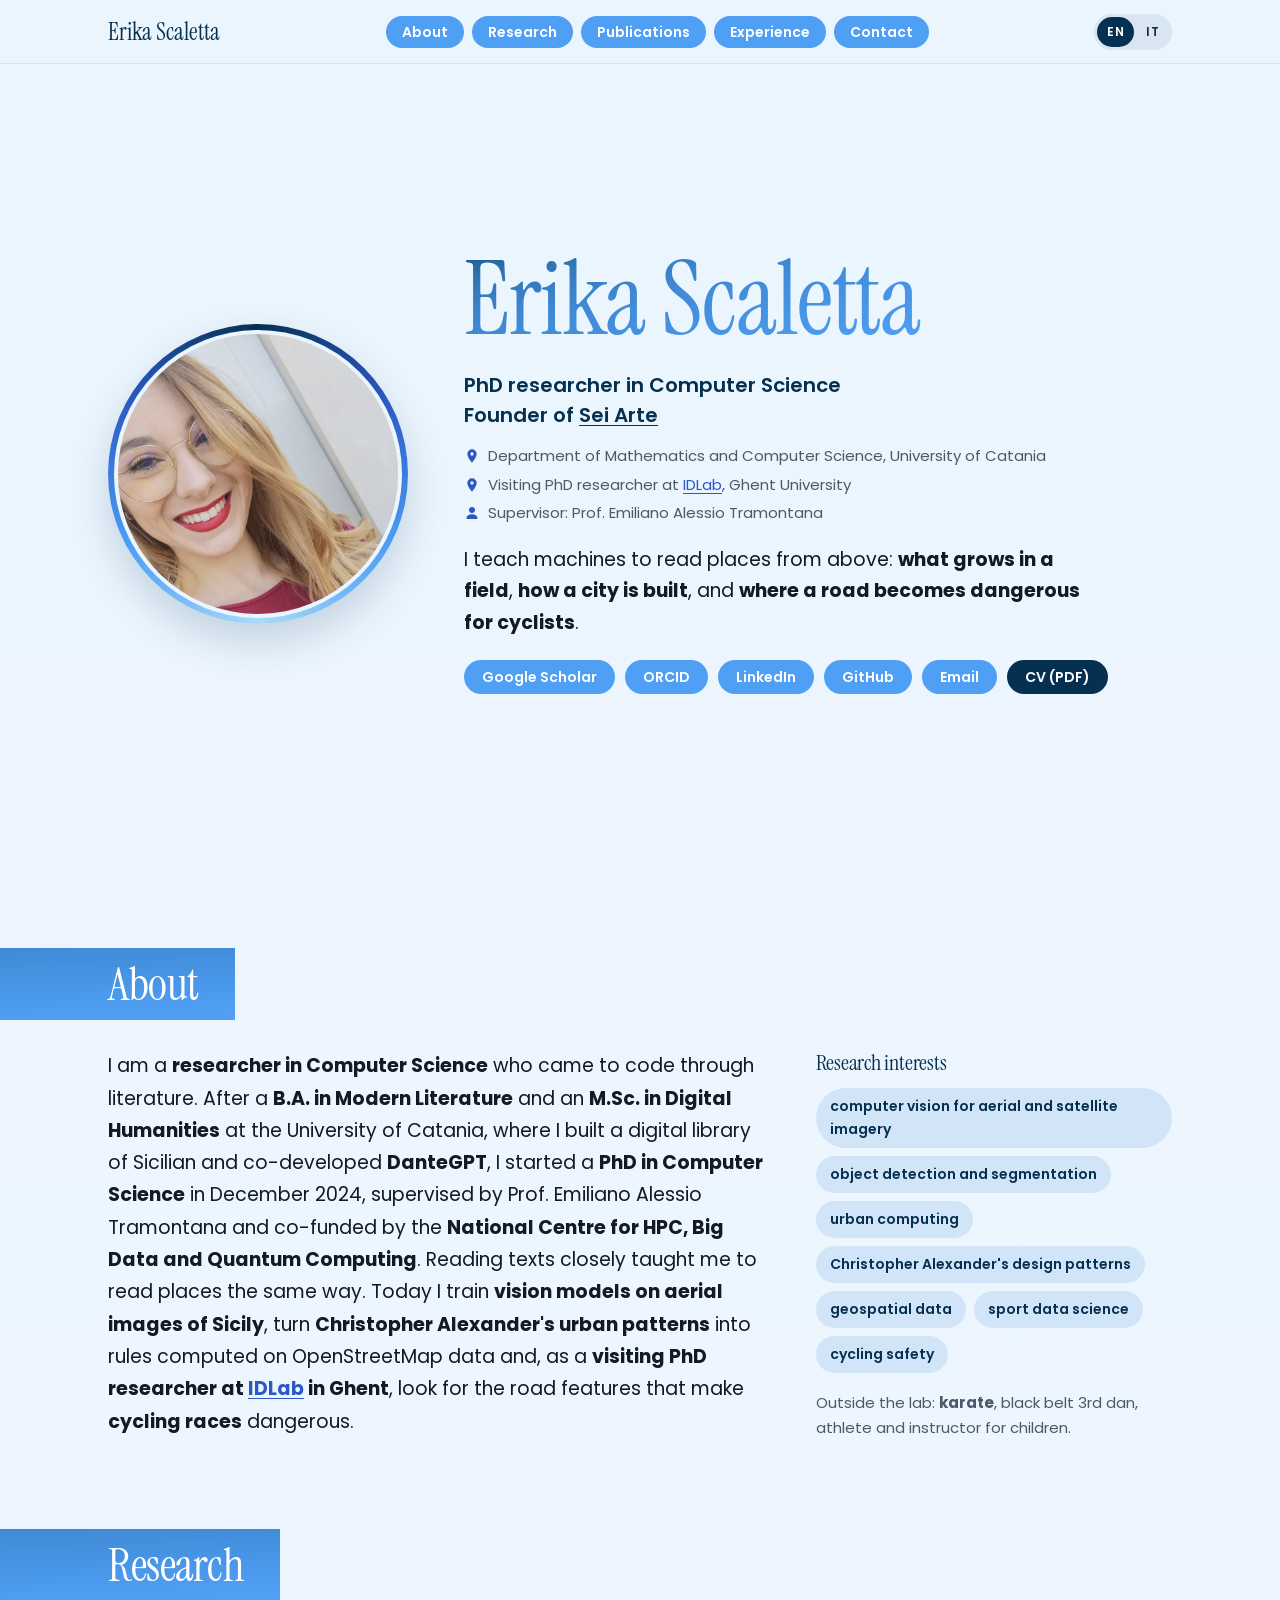
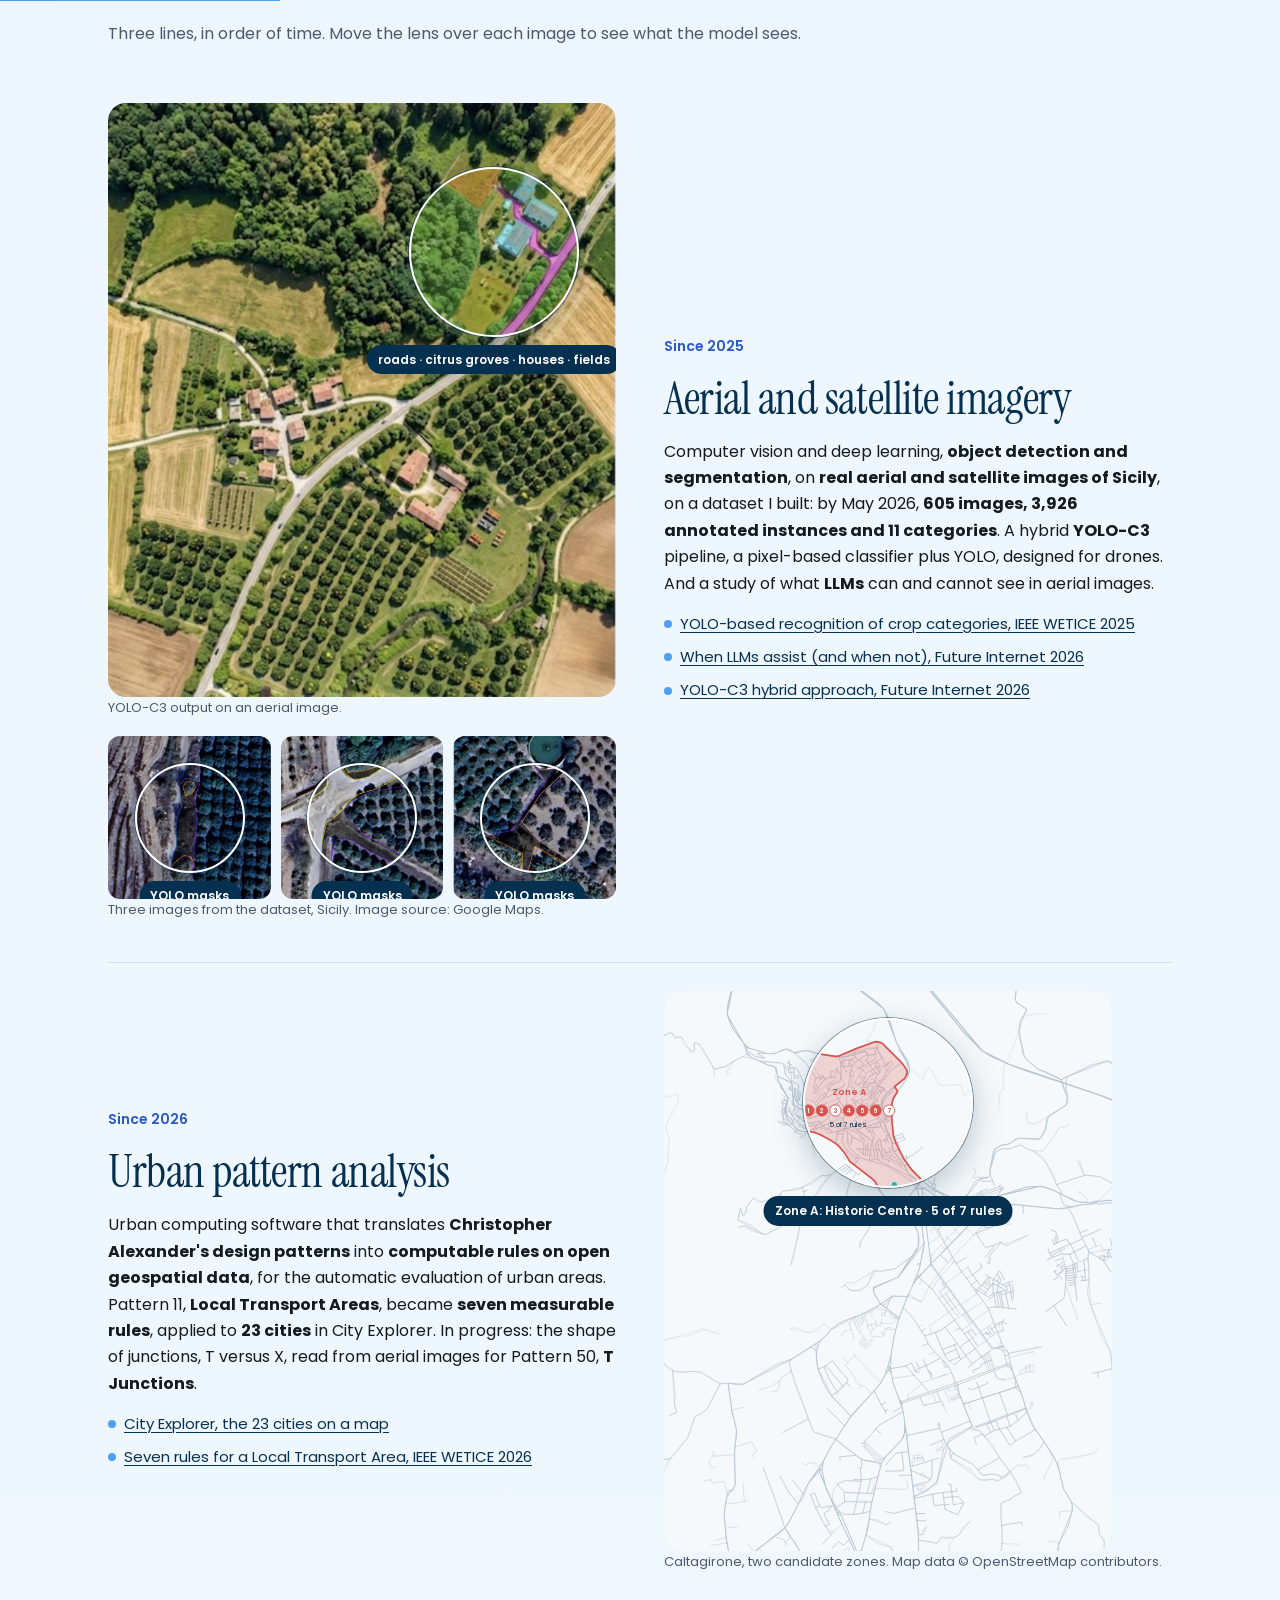
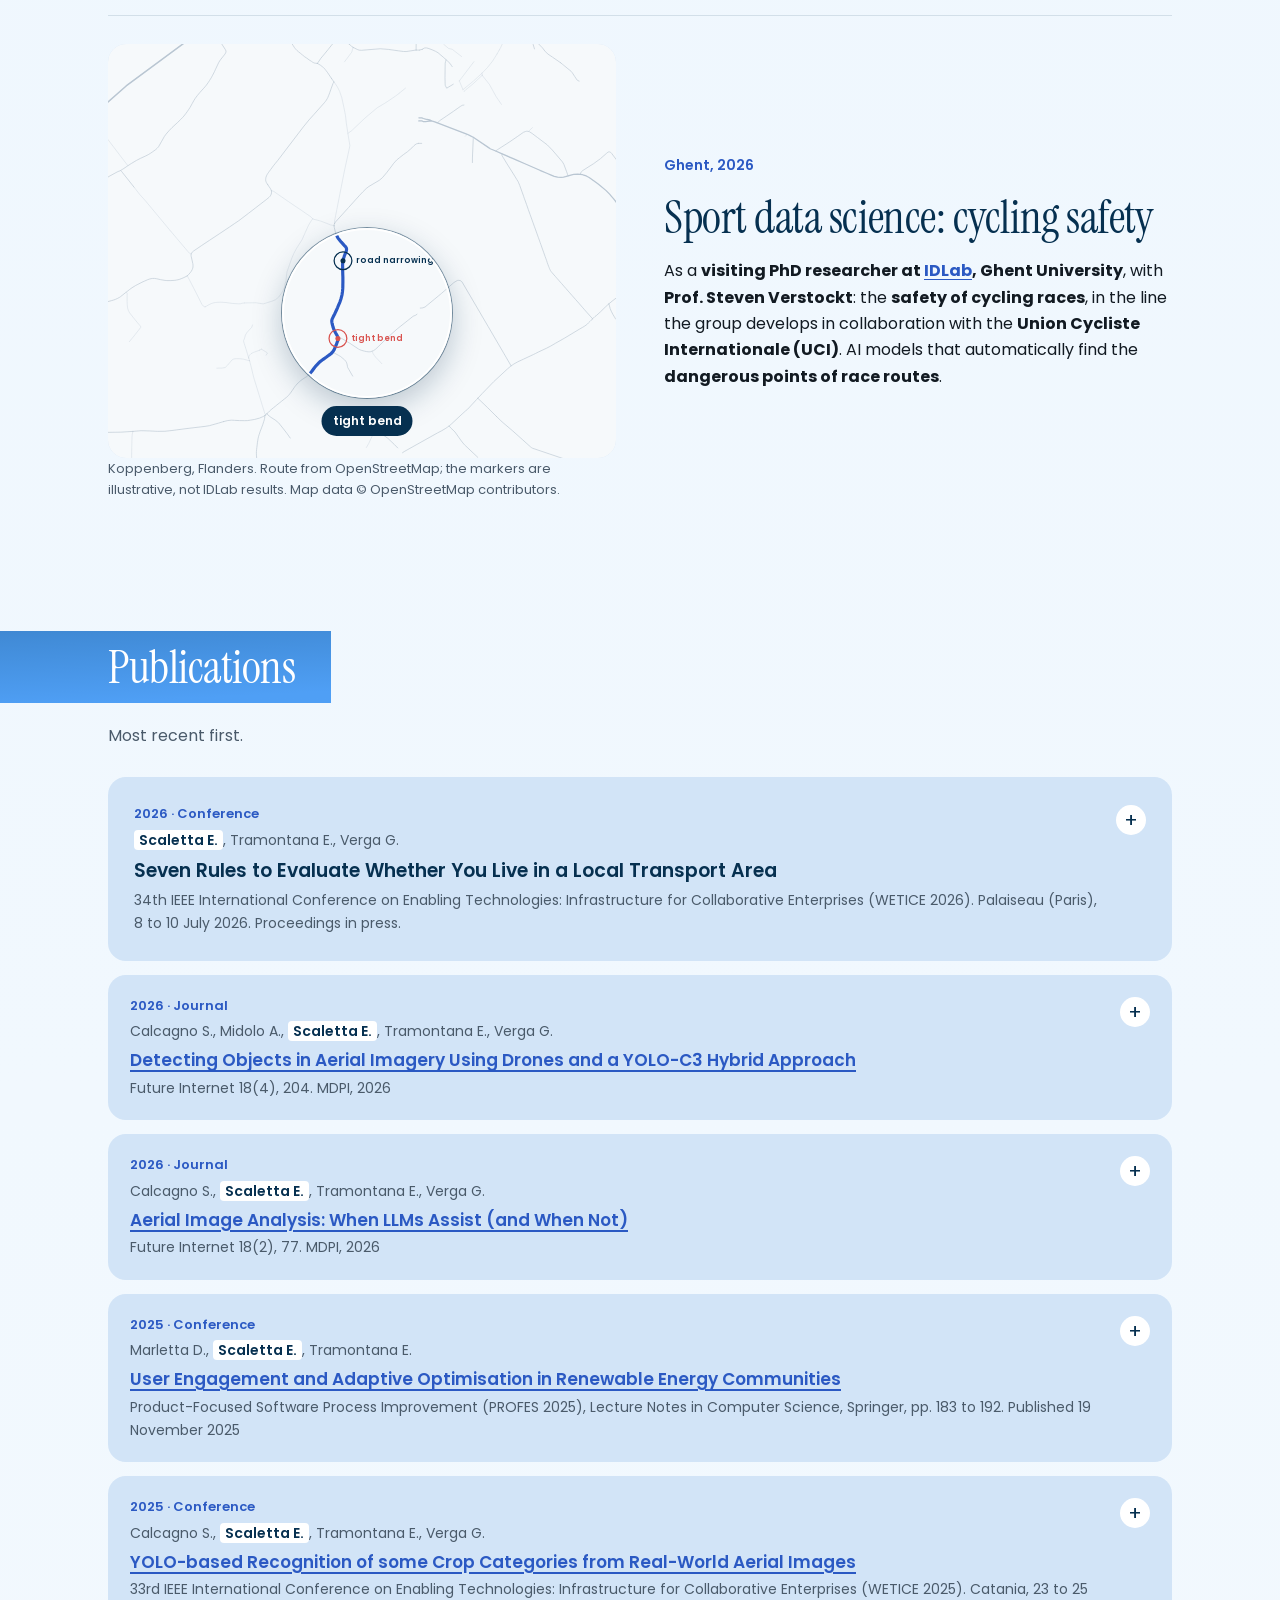
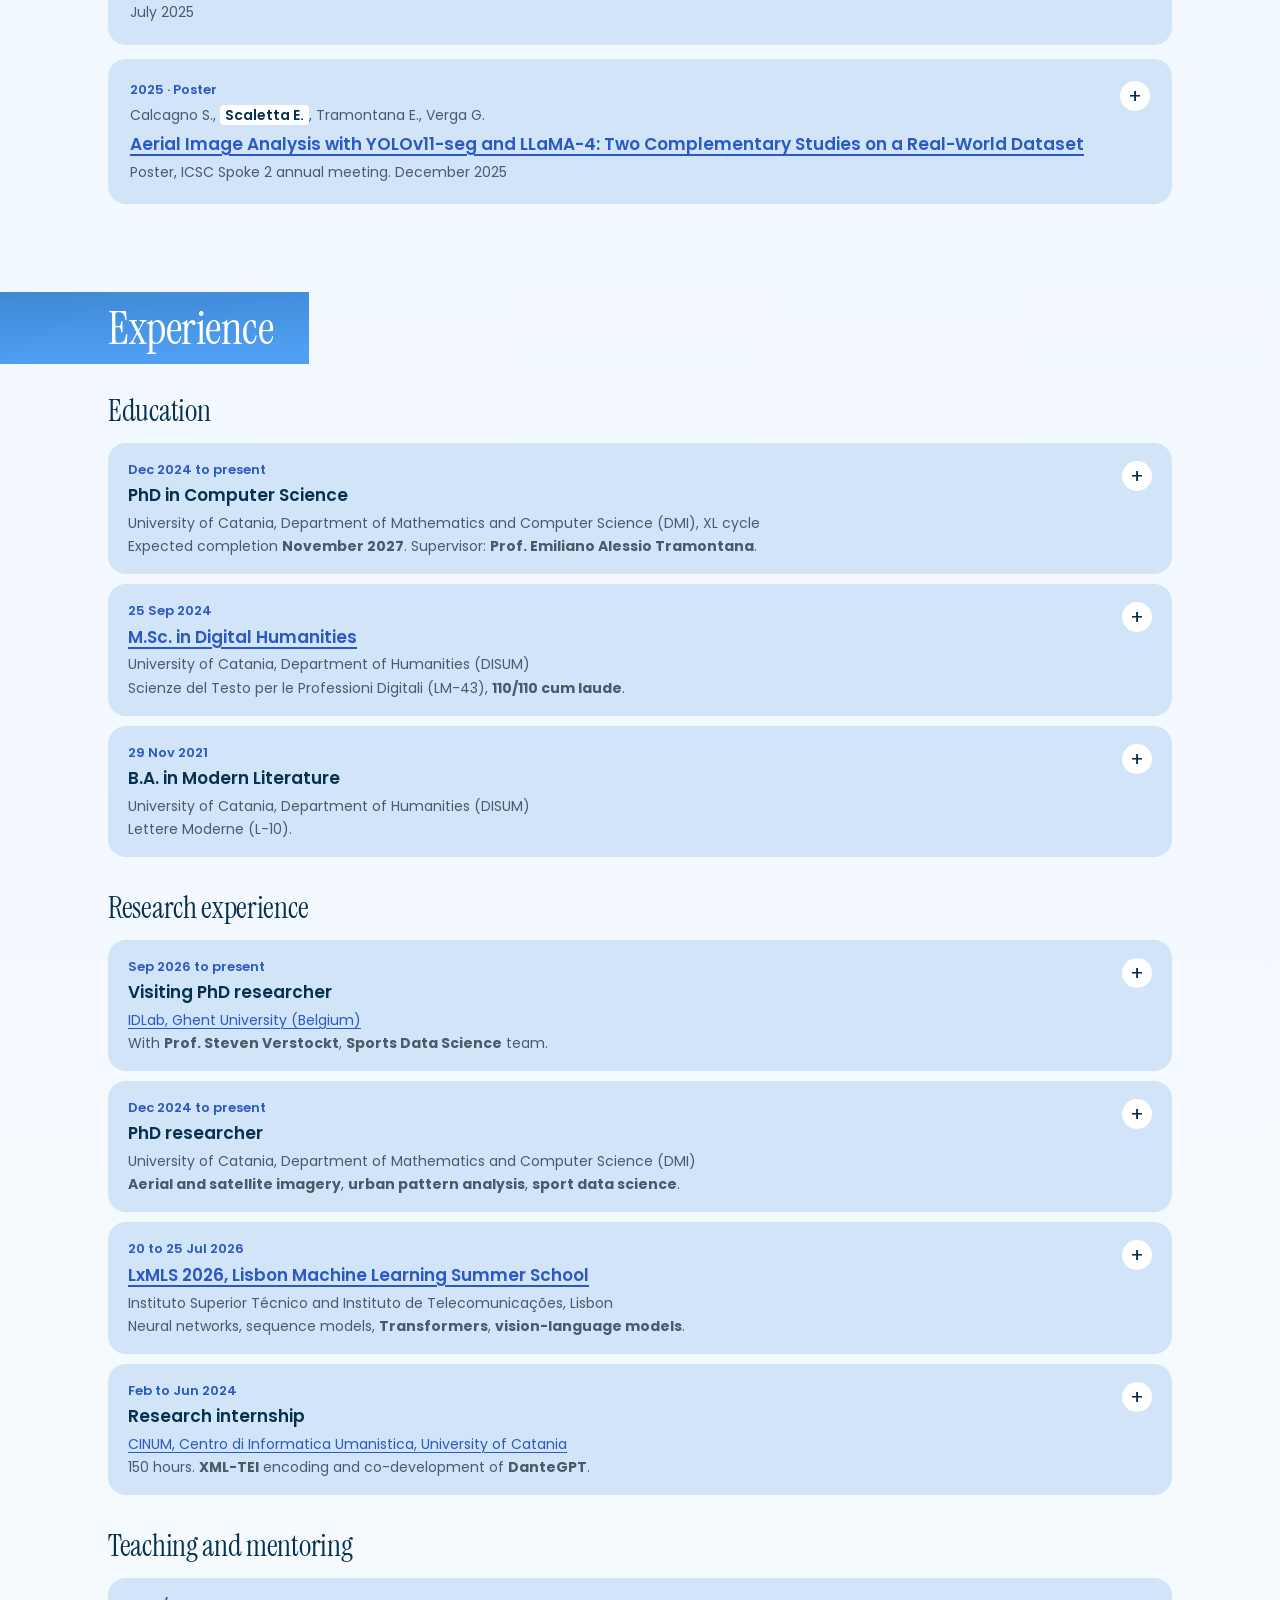
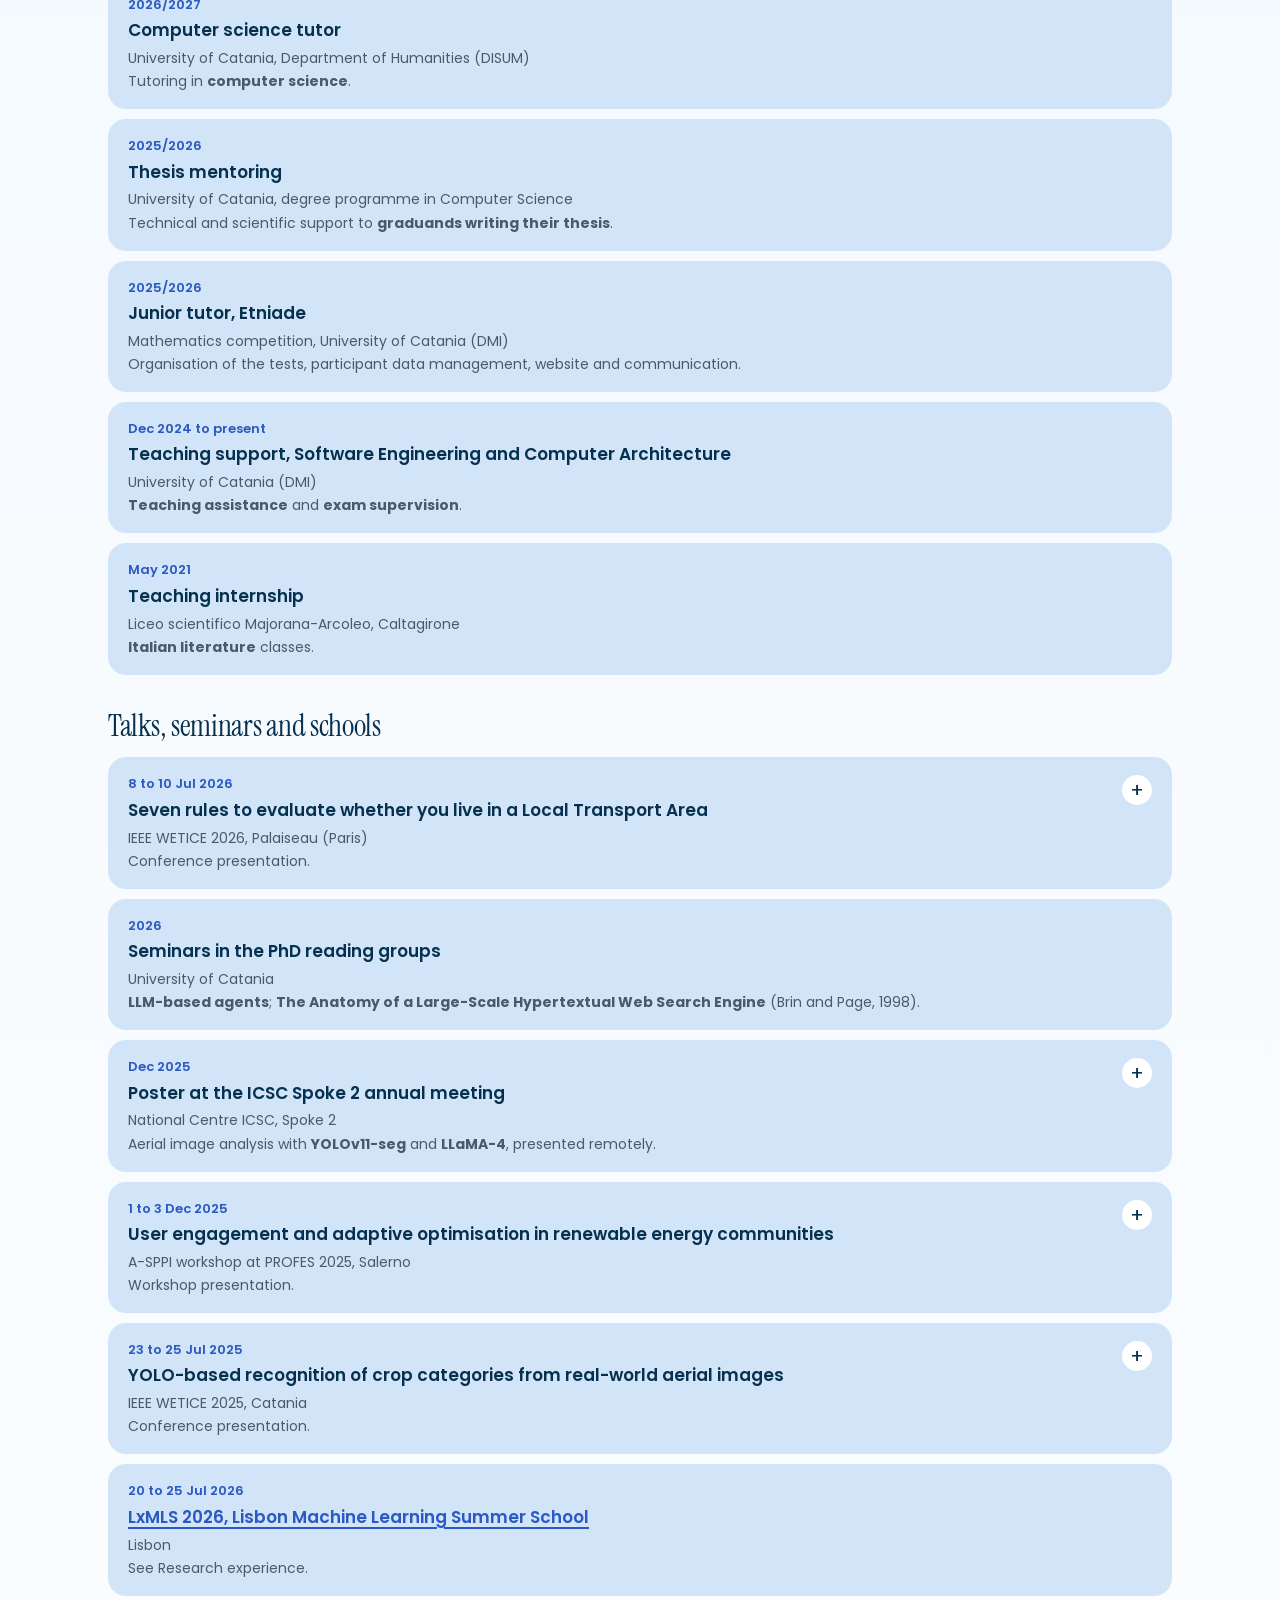
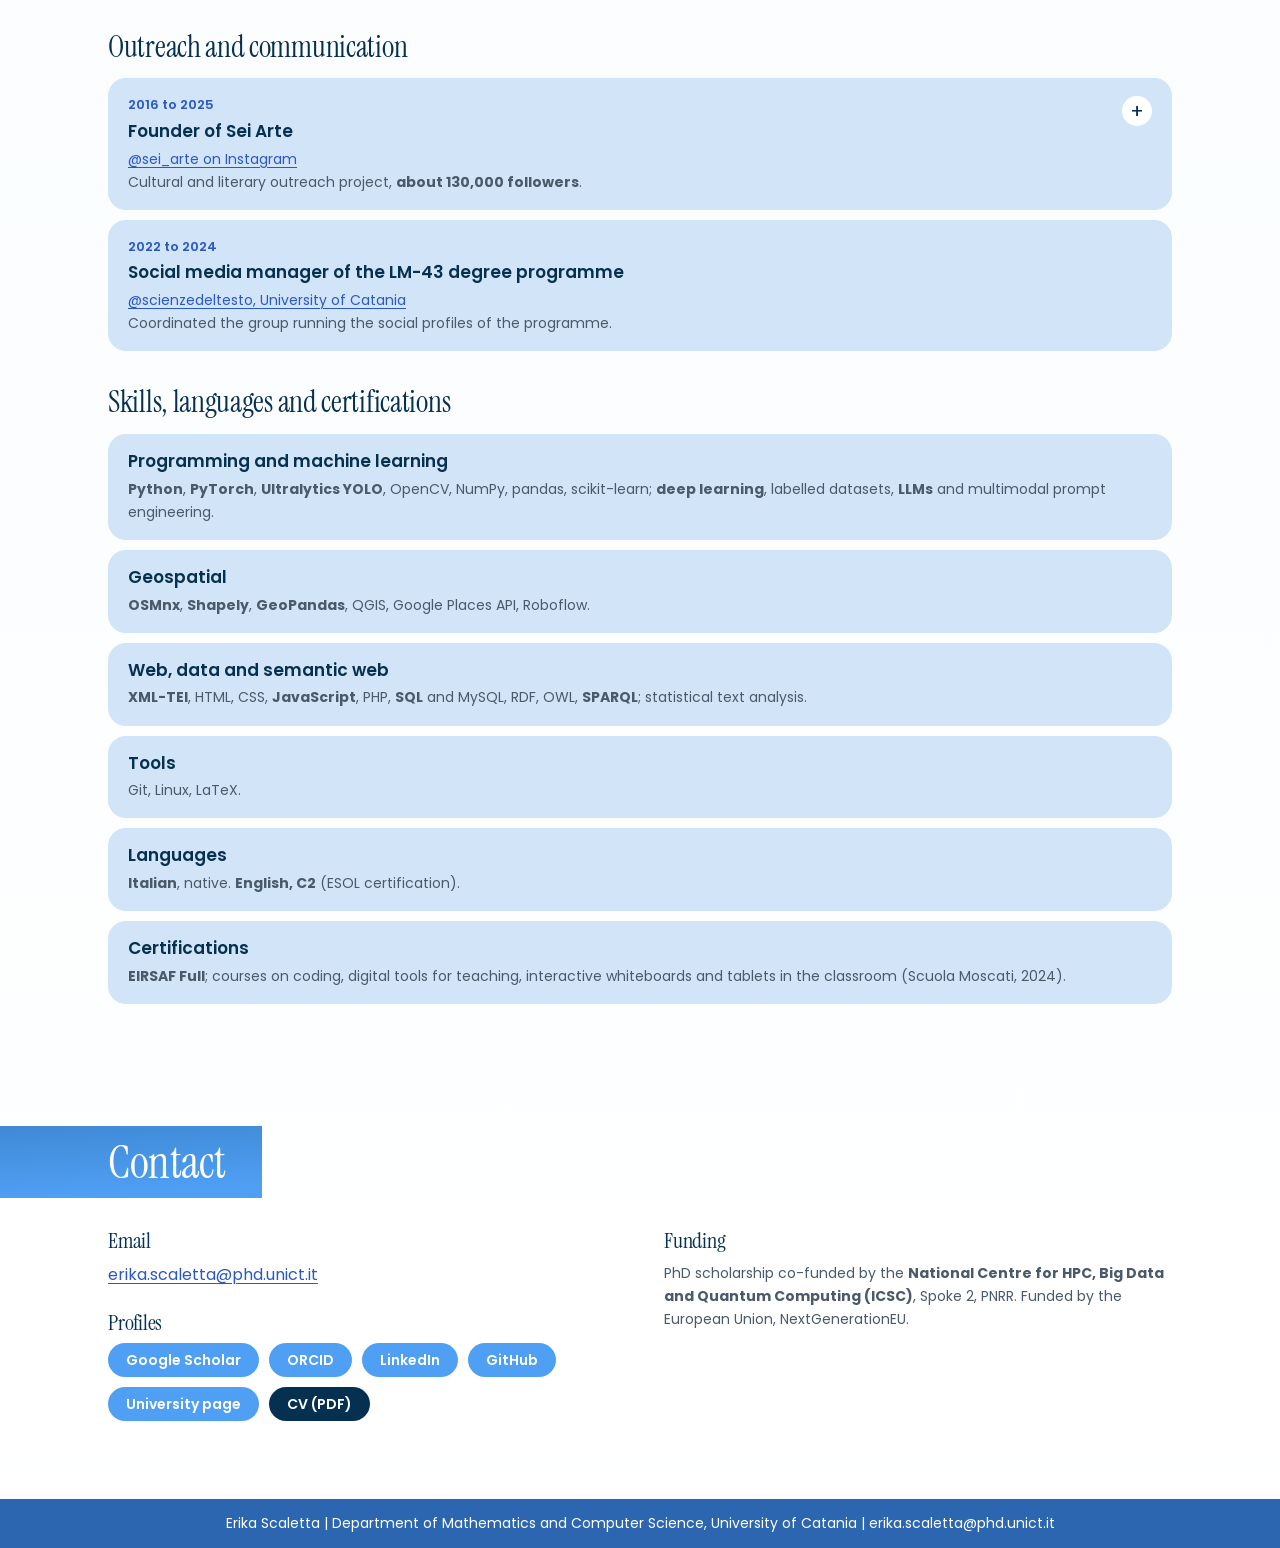
<file: index.html>
<!doctype html>
<html lang="en">
<head>
<meta charset="utf-8">
<meta name="viewport" content="width=device-width, initial-scale=1">
<title>Erika Scaletta</title>
<meta name="description" content="Erika Scaletta, PhD researcher in Computer Science at the University of Catania. Aerial imagery, urban pattern analysis and sport data science.">
<meta property="og:title" content="Erika Scaletta">
<meta property="og:description" content="PhD researcher in Computer Science. I teach machines to read places from above.">
<meta property="og:image" content="https://erikascalettaphd.github.io/assets/img/og.jpg">
<meta property="og:type" content="website">
<meta name="theme-color" content="#2C65B0">
<link rel="icon" href="data:image/svg+xml,%3Csvg xmlns='http://www.w3.org/2000/svg' viewBox='0 0 32 32'%3E%3Ccircle cx='16' cy='16' r='16' fill='%234F9FF5'/%3E%3Ctext x='16' y='22' text-anchor='middle' font-family='Georgia,serif' font-size='18' fill='white'%3EE%3C/text%3E%3C/svg%3E">
<link rel="preconnect" href="https://fonts.googleapis.com">
<link rel="preconnect" href="https://fonts.gstatic.com" crossorigin>
<link href="https://fonts.googleapis.com/css2?family=Instrument+Serif:ital@0;1&family=Poppins:wght@400;600&display=swap" rel="stylesheet">
<link rel="stylesheet" href="assets/css/site.css">
</head>
<body>

<a class="skip" href="#main" data-i18n="skip">Skip to content</a>

<nav class="nav" aria-label="Main">
  <div class="nav-in">
    <a class="brand" href="#top">Erika Scaletta</a>
    <button class="nav-toggle" aria-expanded="false" aria-controls="nav-links" aria-label="Menu"><span></span><span></span></button>
    <ul class="nav-links" id="nav-links">
      <li><a class="pill" href="#about" data-i18n="nav.about">About</a></li>
      <li><a class="pill" href="#research" data-i18n="nav.research">Research</a></li>
      <li><a class="pill" href="#publications" data-i18n="nav.publications">Publications</a></li>
      <li><a class="pill" href="#experience" data-i18n="nav.experience">Experience</a></li>
      <li><a class="pill" href="#contact" data-i18n="nav.contact">Contact</a></li>
    </ul>
    <div class="lang" role="group" aria-label="Language">
      <button type="button" data-lang="en" aria-pressed="true" lang="en">EN</button>
      <button type="button" data-lang="it" aria-pressed="false" lang="it">IT</button>
    </div>
  </div>
</nav>

<header class="hero" id="top">
  <div class="wrap hero-grid">
    <figure class="photo"><img src="assets/img/erika.jpg" alt="Erika Scaletta" width="900" height="1199"></figure>
    <div class="hero-text">
      <h1 class="name" id="name" aria-label="Erika Scaletta">
        <svg class="name-svg" aria-hidden="true" focusable="false">
          <clipPath id="name-clip" clipPathUnits="userSpaceOnUse"><text id="name-text" x="0" y="0">Erika Scaletta</text></clipPath>
          <text id="name-measure" x="0" y="0" opacity="0">Erika Scaletta</text>
        </svg>
        <div class="name-fill"></div>
      </h1>
      <ul class="roles">
        <li data-i18n="role.phd">PhD researcher in Computer Science</li>
        <li data-i18n="role.founder">Founder of <a href="https://www.instagram.com/sei_arte/">Sei Arte</a></li>
      </ul>
      <ul class="facts">
        <li><svg viewBox="0 0 24 24" aria-hidden="true"><path d="M12 2a7 7 0 0 0-7 7c0 5.2 7 13 7 13s7-7.8 7-13a7 7 0 0 0-7-7zm0 9.5A2.5 2.5 0 1 1 12 6.5a2.5 2.5 0 0 1 0 5z"/></svg><span data-i18n="fact.dept">Department of Mathematics and Computer Science, University of Catania</span></li>
        <li><svg viewBox="0 0 24 24" aria-hidden="true"><path d="M12 2a7 7 0 0 0-7 7c0 5.2 7 13 7 13s7-7.8 7-13a7 7 0 0 0-7-7zm0 9.5A2.5 2.5 0 1 1 12 6.5a2.5 2.5 0 0 1 0 5z"/></svg><span data-i18n="fact.visit">Visiting PhD researcher at <a href="https://idlab.ugent.be/">IDLab</a>, Ghent University</span></li>
        <li><svg viewBox="0 0 24 24" aria-hidden="true"><path d="M12 12a4.5 4.5 0 1 0 0-9 4.5 4.5 0 0 0 0 9zm0 2c-4 0-8 2-8 5v2h16v-2c0-3-4-5-8-5z"/></svg><span data-i18n="fact.sup">Supervisor: Prof. Emiliano Alessio Tramontana</span></li>
      </ul>
      <p class="lede" data-i18n="lede">I teach machines to read places from above: <b>what grows in a field</b>, <b>how a city is built</b>, and <b>where a road becomes dangerous for cyclists</b>.</p>
      <ul class="buttons">
        <li><a class="pill" href="https://scholar.google.com/citations?user=HHEmF8QAAAAJ">Google Scholar</a></li>
        <li><a class="pill" href="https://orcid.org/0009-0003-3692-6091">ORCID</a></li>
        <li><a class="pill" href="https://www.linkedin.com/in/erika-scaletta-21712b161/">LinkedIn</a></li>
        <li><a class="pill" href="https://github.com/erikascalettaphd">GitHub</a></li>
        <li><a class="pill" href="mailto:erika.scaletta@phd.unict.it">Email</a></li>
        <li><a class="pill pill-dark" href="cv/Erika-Scaletta-CV.pdf">CV (PDF)</a></li>
      </ul>
    </div>
  </div>
</header>

<main id="main">

<section class="section" id="about" aria-labelledby="about-title">
  <div class="wrap">
    <h2 class="band" id="about-title" data-i18n="about.title">About</h2>
    <div class="about-grid">
      <p class="bio" data-i18n="about.bio">I am a <b>researcher in Computer Science</b> who came to code through literature. After a <b>B.A. in Modern Literature</b> and an <b>M.Sc. in Digital Humanities</b> at the University of Catania, where I built a digital library of Sicilian and co-developed <b>DanteGPT</b>, I started a <b>PhD in Computer Science</b> in December 2024, supervised by Prof. Emiliano Alessio Tramontana and co-funded by the <b>National Centre for HPC, Big Data and Quantum Computing</b>. Reading texts closely taught me to read places the same way. Today I train <b>vision models on aerial images of Sicily</b>, turn <b>Christopher Alexander's urban patterns</b> into rules computed on OpenStreetMap data and, as a <b>visiting PhD researcher at <a href="https://idlab.ugent.be/">IDLab</a> in Ghent</b>, look for the road features that make <b>cycling races</b> dangerous.</p>
      <div class="about-side">
        <h3 data-i18n="about.interests">Research interests</h3>
        <ul class="tags">
          <li data-i18n="tag.1">computer vision for aerial and satellite imagery</li>
          <li data-i18n="tag.2">object detection and segmentation</li>
          <li data-i18n="tag.3">urban computing</li>
          <li data-i18n="tag.4">Christopher Alexander's design patterns</li>
          <li data-i18n="tag.5">geospatial data</li>
          <li data-i18n="tag.6">sport data science</li>
          <li data-i18n="tag.7">cycling safety</li>
        </ul>
        <p class="personal" data-i18n="about.personal">Outside the lab: <b>karate</b>, black belt 3rd dan, athlete and instructor for children.</p>
      </div>
    </div>
  </div>
</section>

<section class="section" id="research" aria-labelledby="research-title">
  <div class="wrap">
    <h2 class="band" id="research-title" data-i18n="research.title">Research</h2>
    <p class="intro" data-i18n="research.intro">Three lines, in order of time. Move the lens over each image to see what the model sees.</p>

    <article class="line">
      <div class="line-text">
        <p class="when" data-i18n="r1.when">Since 2025</p>
        <h3 data-i18n="r1.title">Aerial and satellite imagery</h3>
        <p data-i18n="r1.text">Computer vision and deep learning, <b>object detection and segmentation</b>, on <b>real aerial and satellite images of Sicily</b>, on a dataset I built: by May 2026, <b>605 images, 3,926 annotated instances and 11 categories</b>. A hybrid <b>YOLO-C3</b> pipeline, a pixel-based classifier plus YOLO, designed for drones. And a study of what <b>LLMs</b> can and cannot see in aerial images.</p>
        <ul class="papers">
          <li><a href="#pub-yolo2025" data-i18n="r1.p1">YOLO-based recognition of crop categories, IEEE WETICE 2025</a></li>
          <li><a href="#pub-llm2026" data-i18n="r1.p2">When LLMs assist (and when not), Future Internet 2026</a></li>
          <li><a href="#pub-yoloc3-2026" data-i18n="r1.p3">YOLO-C3 hybrid approach, Future Internet 2026</a></li>
        </ul>
      </div>
      <div class="line-fig">
        <div class="surface wide-aerial" data-rest="0.76 0.25" tabindex="0" role="img" aria-label="Aerial image of a Sicilian countryside. Under the lens, the YOLO-C3 segmentation: roads in magenta, citrus groves in yellow, houses in blue, fields in orange." data-label="roads · citrus groves · houses · fields" data-label-it="strade · agrumeti · case · campi">
          <img class="layer base" src="assets/img/sicily-orig.jpg" alt="" width="690" height="806">
          <img class="layer reveal" src="assets/img/sicily-seg.jpg" alt="" width="690" height="806">
          <div class="ring"><span class="tag">roads · citrus groves · houses · fields</span></div>
        </div>
        <p class="caption" data-i18n="r1.cap1">YOLO-C3 output on an aerial image.</p>
        <div class="trio">
          <div class="surface square" tabindex="0" role="img" aria-label="Aerial image of a field edge and an orchard in Sicily. Under the lens, the instance outlines predicted by YOLO." data-label="YOLO masks" data-label-it="maschere YOLO">
            <img class="layer base" src="assets/img/pair1-orig.jpg" alt="" width="475" height="473" loading="lazy">
            <img class="layer reveal" src="assets/img/pair1-seg.jpg" alt="" width="475" height="473" loading="lazy">
            <div class="ring"><span class="tag">YOLO masks</span></div>
          </div>
          <div class="surface square" tabindex="0" role="img" aria-label="Aerial image of orchards and a dirt road in Sicily. Under the lens, the instance outlines predicted by YOLO." data-label="YOLO masks" data-label-it="maschere YOLO">
            <img class="layer base" src="assets/img/pair2-orig.jpg" alt="" width="476" height="473" loading="lazy">
            <img class="layer reveal" src="assets/img/pair2-seg.jpg" alt="" width="476" height="473" loading="lazy">
            <div class="ring"><span class="tag">YOLO masks</span></div>
          </div>
          <div class="surface square" tabindex="0" role="img" aria-label="Aerial image of an orchard with a water tank in Sicily. Under the lens, the instance outlines predicted by YOLO." data-label="YOLO masks" data-label-it="maschere YOLO">
            <img class="layer base" src="assets/img/pair3-orig.jpg" alt="" width="475" height="473" loading="lazy">
            <img class="layer reveal" src="assets/img/pair3-seg.jpg" alt="" width="475" height="473" loading="lazy">
            <div class="ring"><span class="tag">YOLO masks</span></div>
          </div>
        </div>
        <p class="caption" data-i18n="r1.cap2">Three images from the dataset, Sicily. Image source: Google Maps.</p>
      </div>
    </article>

    <article class="line">
      <div class="line-text">
        <p class="when" data-i18n="r2.when">Since 2026</p>
        <h3 data-i18n="r2.title">Urban pattern analysis</h3>
        <p data-i18n="r2.text">Urban computing software that translates <b>Christopher Alexander's design patterns</b> into <b>computable rules on open geospatial data</b>, for the automatic evaluation of urban areas. Pattern 11, <b>Local Transport Areas</b>, became <b>seven measurable rules</b>, applied to <b>23 cities</b> in City Explorer. In progress: the shape of junctions, T versus X, read from aerial images for Pattern 50, <b>T Junctions</b>.</p>
        <ul class="papers">
          <li><a href="https://erikascalettaphd.github.io/design_pattern_map/" data-i18n="r2.p1">City Explorer, the 23 cities on a map</a></li>
          <li><a href="#pub-lta2026" data-i18n="r2.p2">Seven rules for a Local Transport Area, IEEE WETICE 2026</a></li>
        </ul>
      </div>
      <div class="line-fig">
        <div class="surface map tall" data-map="rules" data-rest="0.50 0.20" tabindex="0" role="img" aria-label="Street map of Caltagirone. Under the lens, the two candidate Local Transport Areas and the seven rules each one passes or fails." data-label="Local Transport Areas">
          <img class="layer base" src="assets/img/caltagirone-roads.svg" alt="" width="800" height="1155">
          <svg class="layer reveal ov" viewBox="0 0 800 1155" preserveAspectRatio="xMidYMid slice" aria-hidden="true"></svg>
          <div class="ring"><span class="tag">Local Transport Areas</span></div>
        </div>
        <p class="caption" data-i18n="r2.cap">Caltagirone, two candidate zones. Map data © OpenStreetMap contributors.</p>
      </div>
    </article>

    <article class="line">
      <div class="line-text">
        <p class="when" data-i18n="r3.when">Ghent, 2026</p>
        <h3 data-i18n="r3.title">Sport data science: cycling safety</h3>
        <p data-i18n="r3.text">As a <b>visiting PhD researcher at <a href="https://idlab.ugent.be/">IDLab</a>, Ghent University</b>, with <b>Prof. Steven Verstockt</b>: the <b>safety of cycling races</b>, in the line the group develops in collaboration with the <b>Union Cycliste Internationale (UCI)</b>. AI models that automatically find the <b>dangerous points of race routes</b>.</p>
      </div>
      <div class="line-fig">
        <div class="surface route wide" data-route="markers" data-rest="0.51 0.65" tabindex="0" role="img" aria-label="Road map around the Koppenberg climb in Flanders. Under the lens, the race route and illustrative critical points." data-label="race route · critical points" data-label-it="percorso di gara · punti critici">
          <img class="layer base" src="assets/img/flanders-roads.svg" alt="" width="800" height="652">
          <svg class="layer reveal ov" viewBox="0 0 800 652" preserveAspectRatio="xMidYMid slice" aria-hidden="true"></svg>
          <div class="ring"><span class="tag">race route · critical points</span></div>
        </div>
        <p class="caption" data-i18n="r3.cap">Koppenberg, Flanders. Route from OpenStreetMap; the markers are illustrative, not IDLab results. Map data © OpenStreetMap contributors.</p>
      </div>
    </article>
  </div>
</section>

<section class="section" id="publications" aria-labelledby="pub-title">
  <div class="wrap">
    <h2 class="band" id="pub-title" data-i18n="pub.title">Publications</h2>
    <p class="intro" data-i18n="pub.intro">Most recent first.</p>
    <ol class="cards" id="pub-list"></ol>
  </div>
</section>

<section class="section" id="experience" aria-labelledby="exp-title">
  <div class="wrap">
    <h2 class="band" id="exp-title" data-i18n="exp.title">Experience</h2>
    <div id="exp-list"></div>
  </div>
</section>

</main>

<section class="section" id="contact" aria-labelledby="contact-title">
  <div class="wrap">
    <h2 class="band" id="contact-title" data-i18n="contact.title">Contact</h2>
    <div class="contact-grid">
      <div>
        <h3 data-i18n="contact.email">Email</h3>
        <p><a href="mailto:erika.scaletta@phd.unict.it">erika.scaletta@phd.unict.it</a></p>
        <h3 data-i18n="contact.profiles">Profiles</h3>
        <ul class="buttons">
          <li><a class="pill" href="https://scholar.google.com/citations?user=HHEmF8QAAAAJ">Google Scholar</a></li>
          <li><a class="pill" href="https://orcid.org/0009-0003-3692-6091">ORCID</a></li>
          <li><a class="pill" href="https://www.linkedin.com/in/erika-scaletta-21712b161/">LinkedIn</a></li>
          <li><a class="pill" href="https://github.com/erikascalettaphd">GitHub</a></li>
          <li><a class="pill" href="https://web.dmi.unict.it/dottorandi/erika.scaletta" data-i18n="contact.unipage">University page</a></li>
          <li><a class="pill pill-dark" href="cv/Erika-Scaletta-CV.pdf">CV (PDF)</a></li>
        </ul>
      </div>
      <div class="small">
        <h3 data-i18n="contact.funding">Funding</h3>
        <p data-i18n="contact.fundtext">PhD scholarship co-funded by the <b>National Centre for HPC, Big Data and Quantum Computing (ICSC)</b>, Spoke 2, PNRR. Funded by the European Union, NextGenerationEU.</p>
      </div>
    </div>
  </div>
</section>

<footer class="bar" data-i18n="bar">Erika Scaletta | Department of Mathematics and Computer Science, University of Catania | erika.scaletta@phd.unict.it</footer>

<script src="assets/data/caltagirone-lta.js"></script>
<script src="assets/data/flanders-route.js"></script>
<script src="assets/data/publications.js"></script>
<script src="assets/data/experience.js"></script>
<script src="assets/data/i18n.js"></script>
<script src="assets/js/site.js"></script>
</body>
</html>
</file>
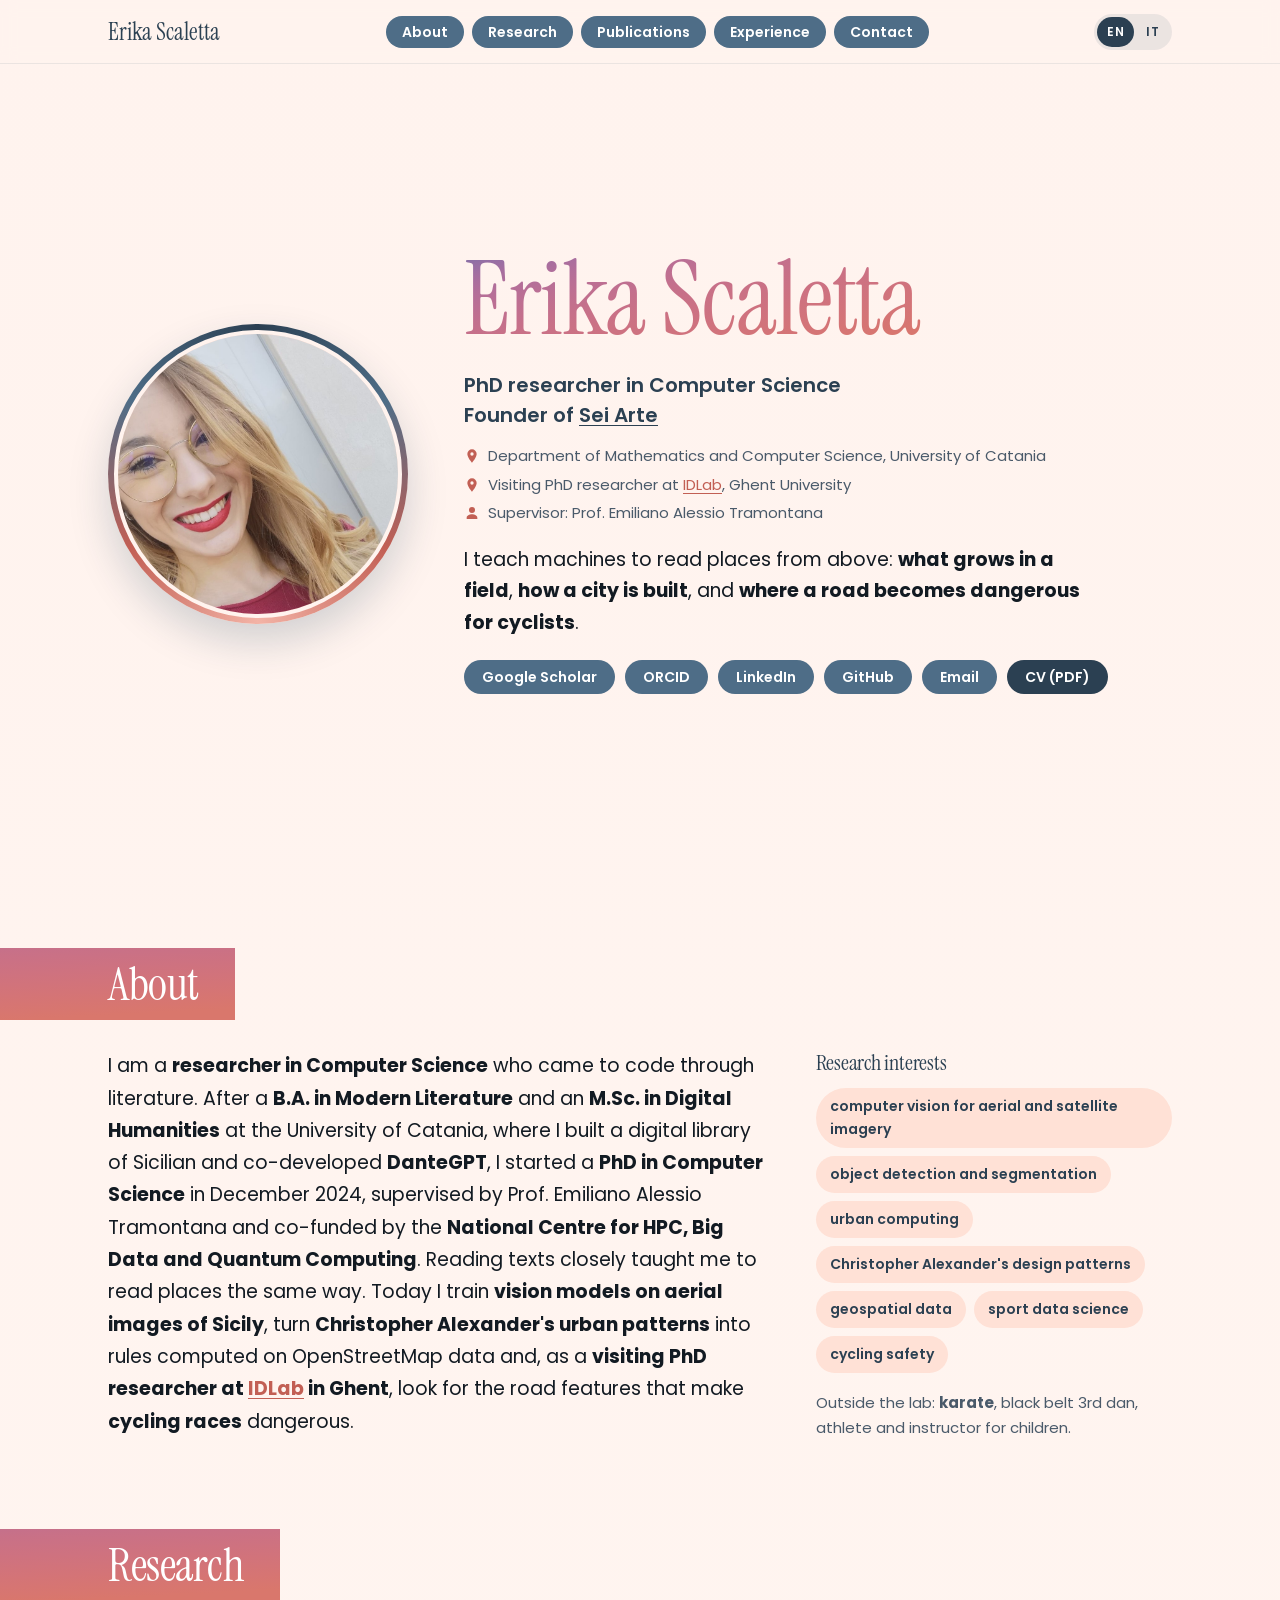
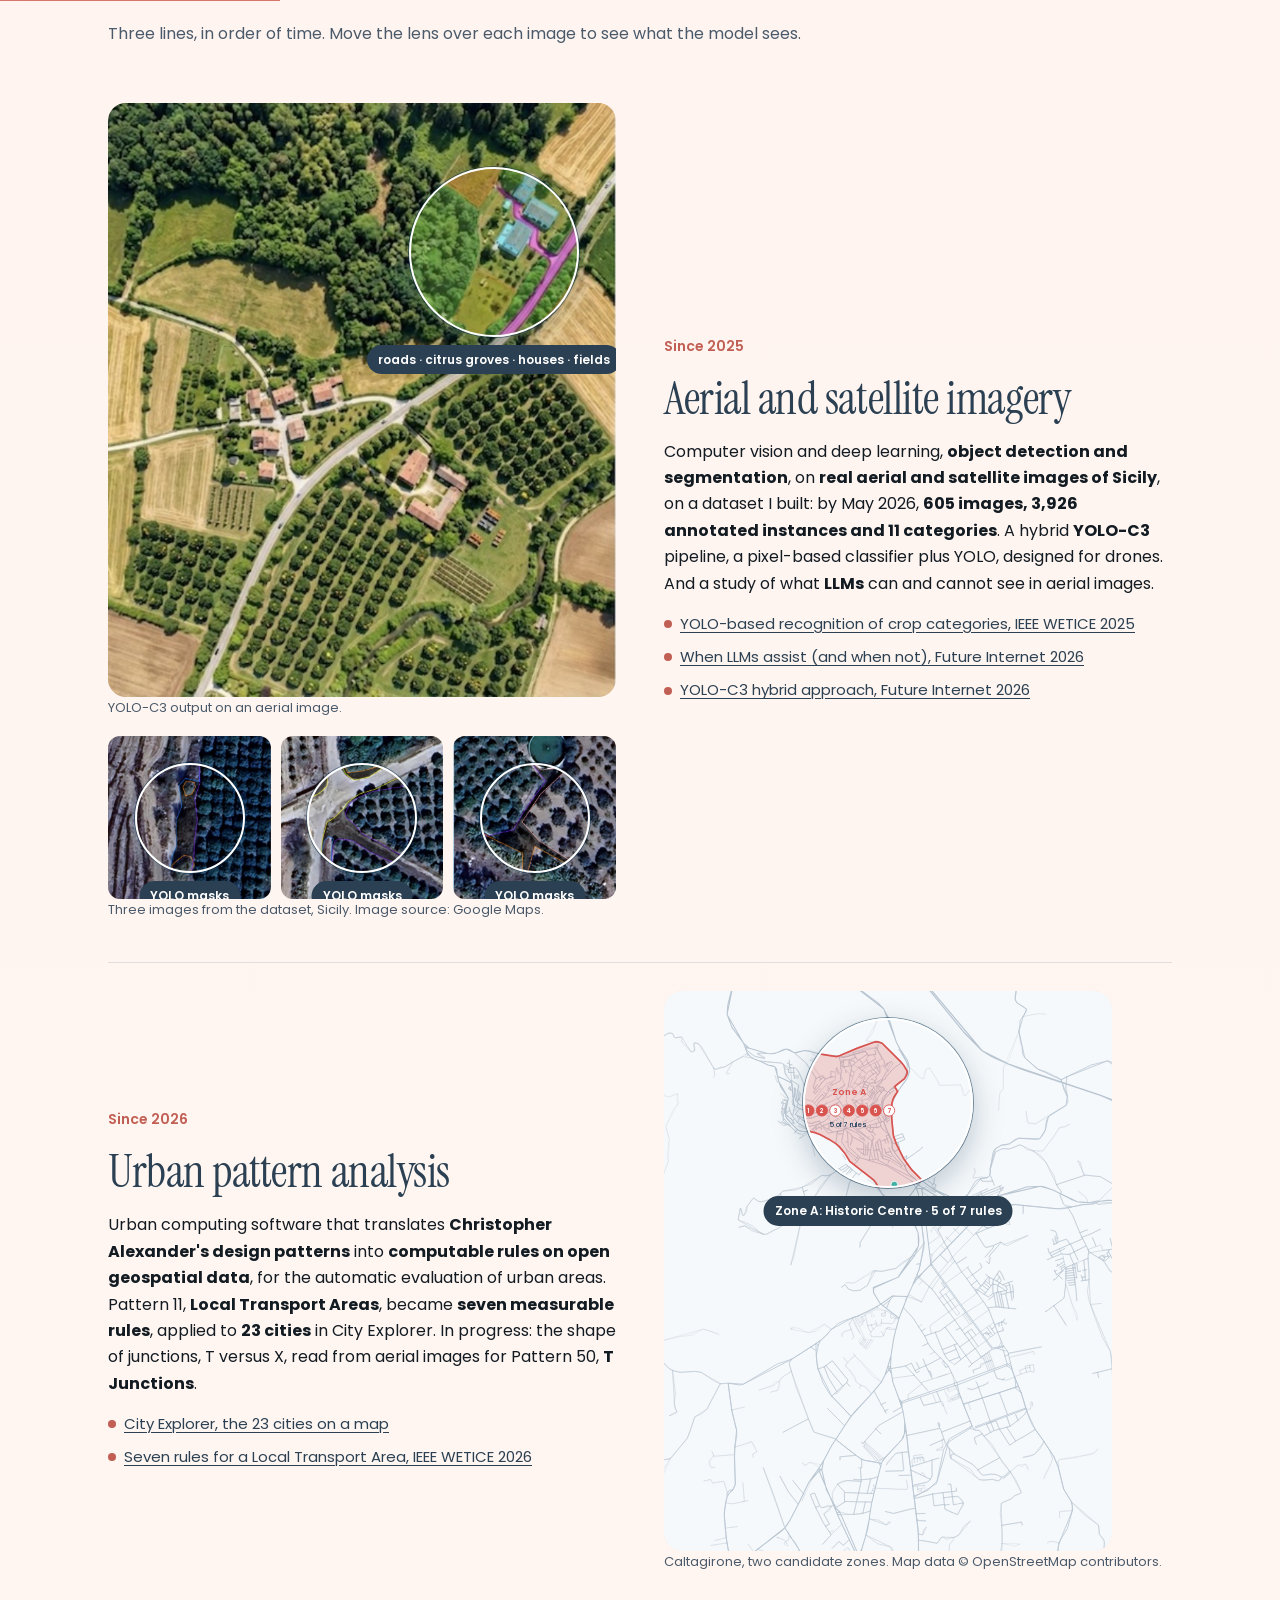
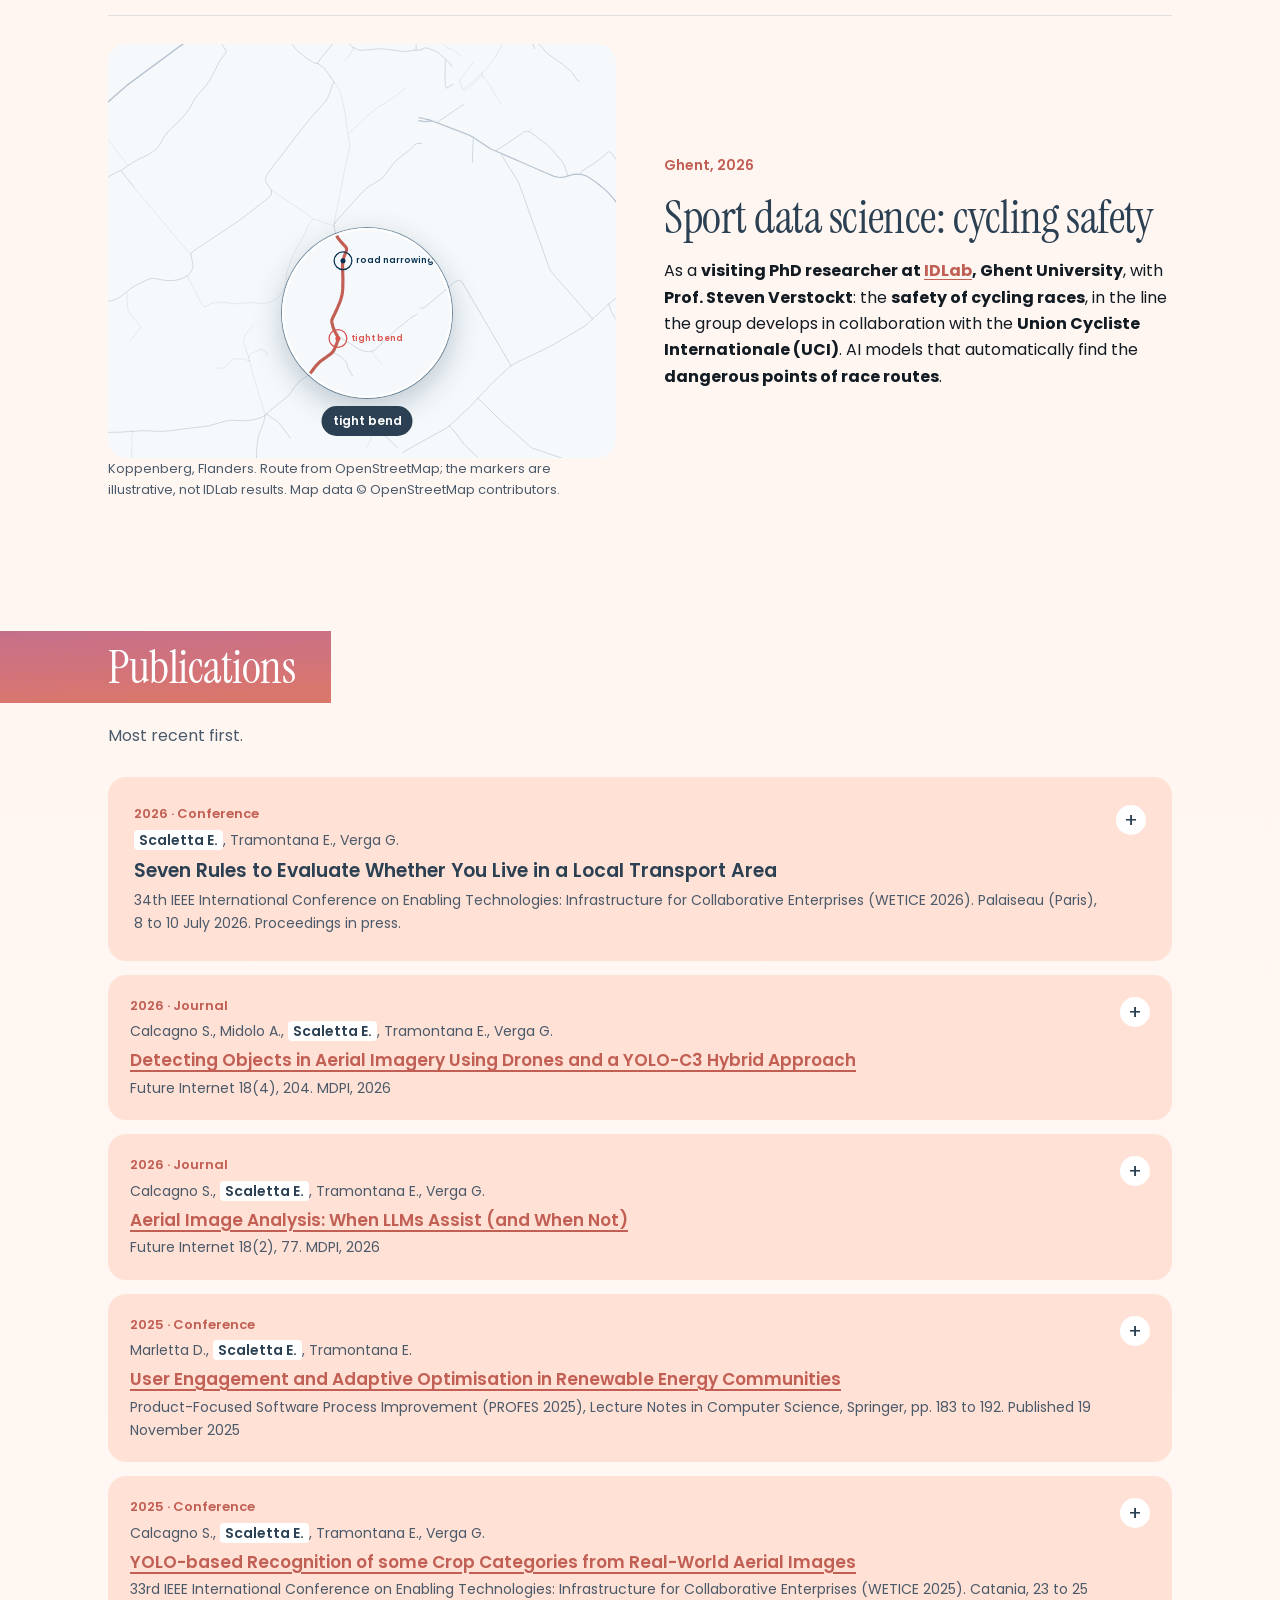
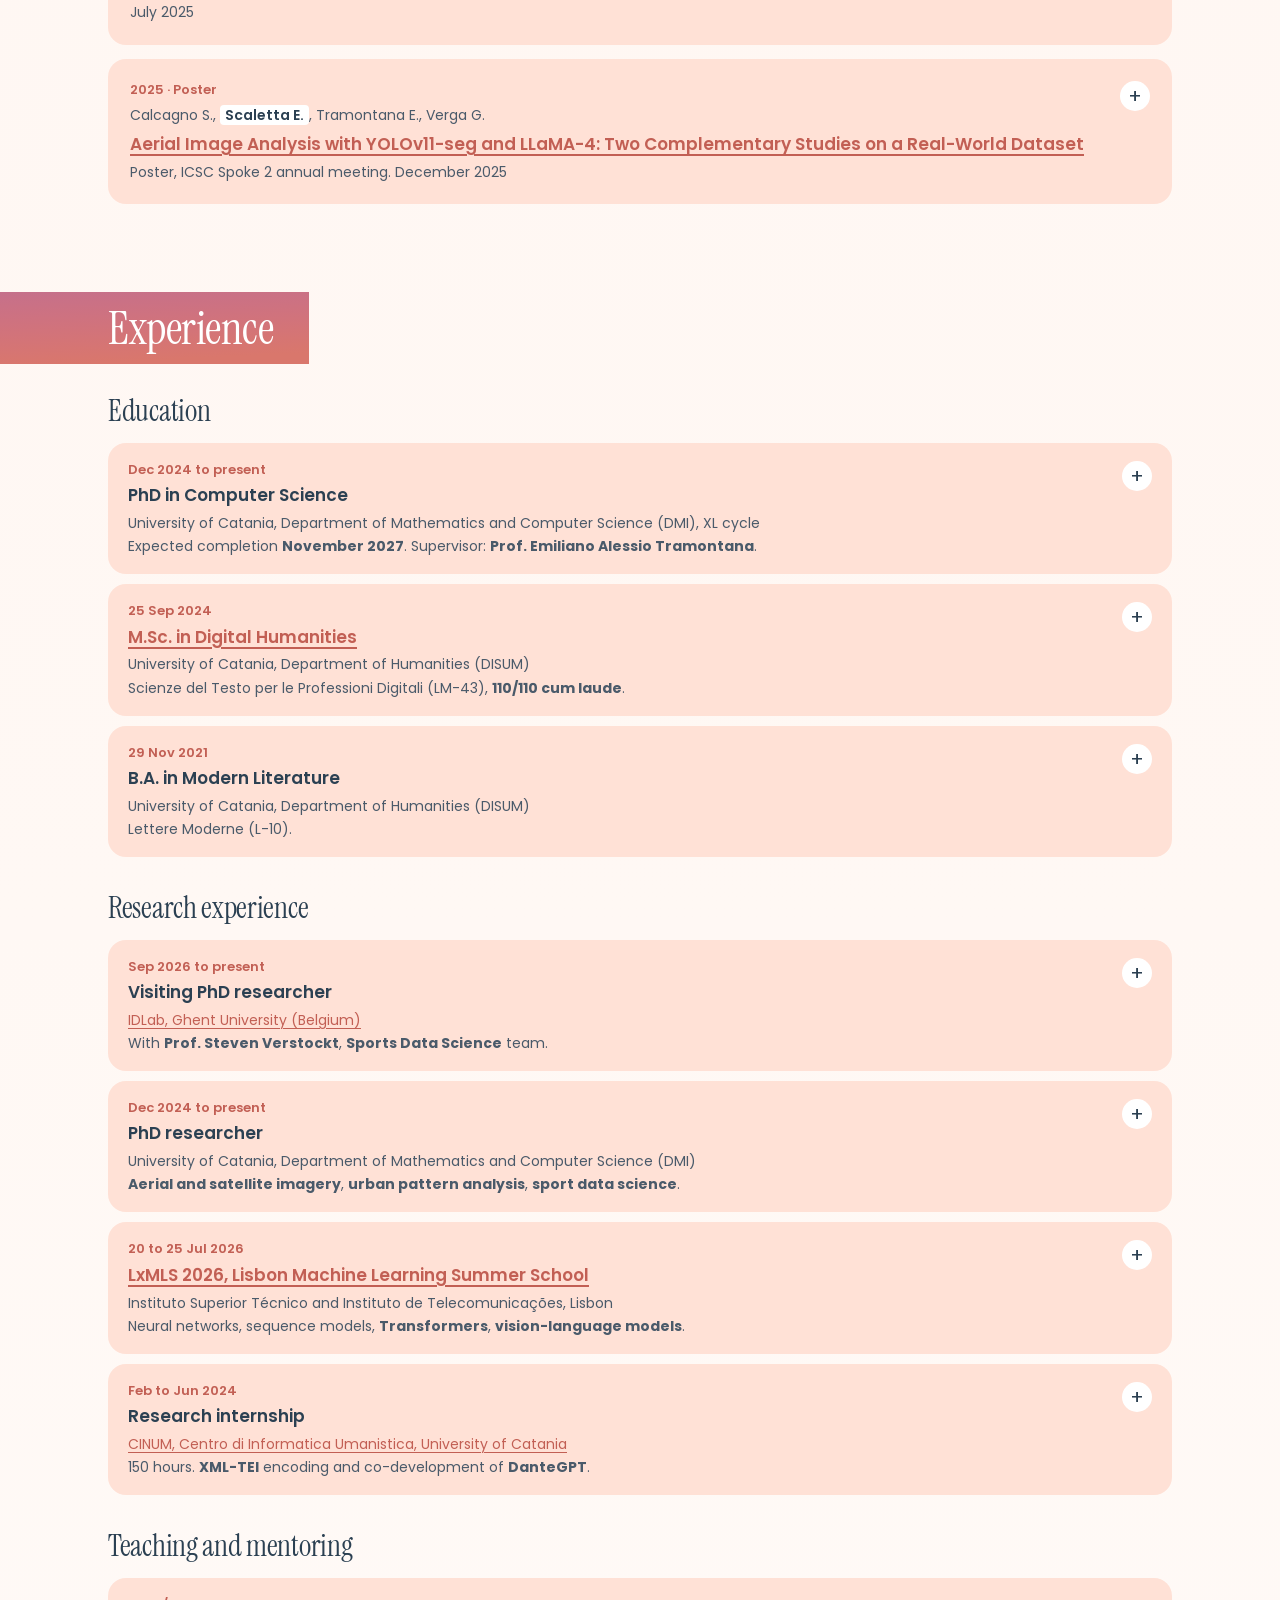
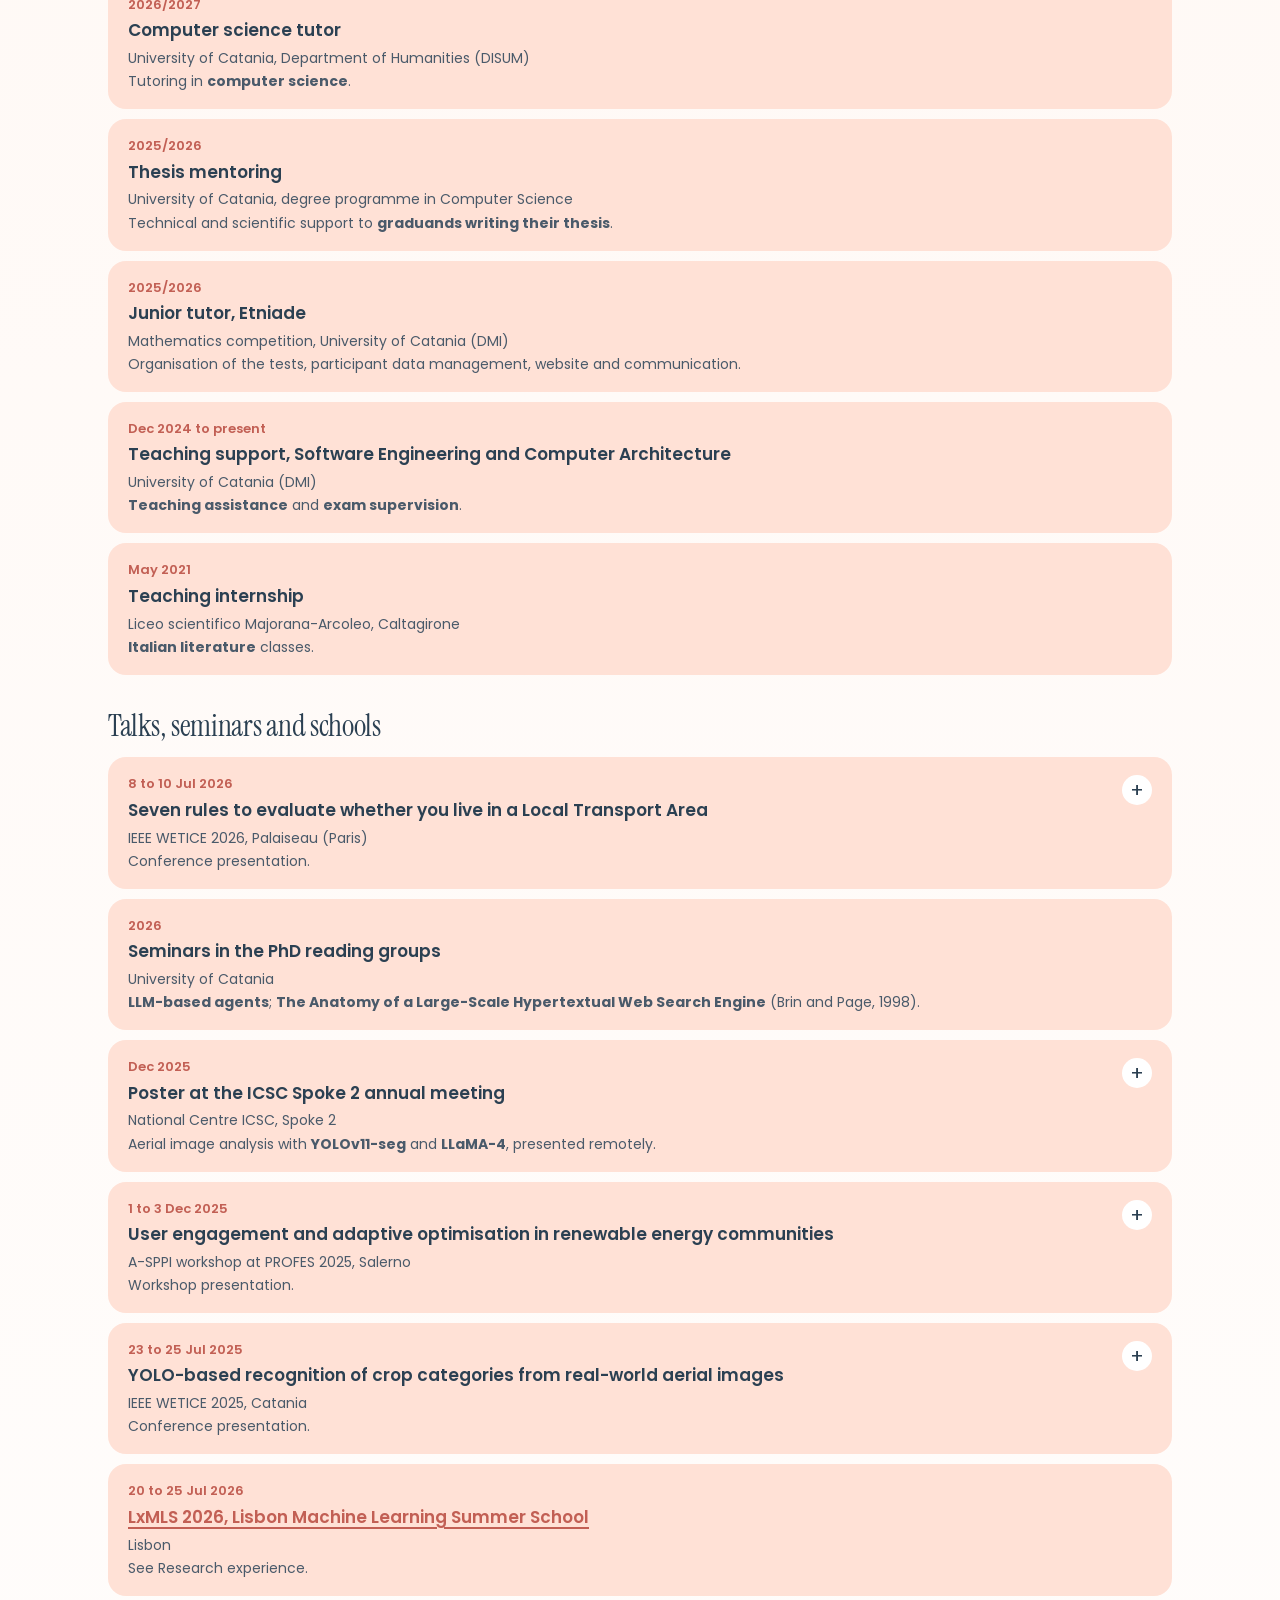
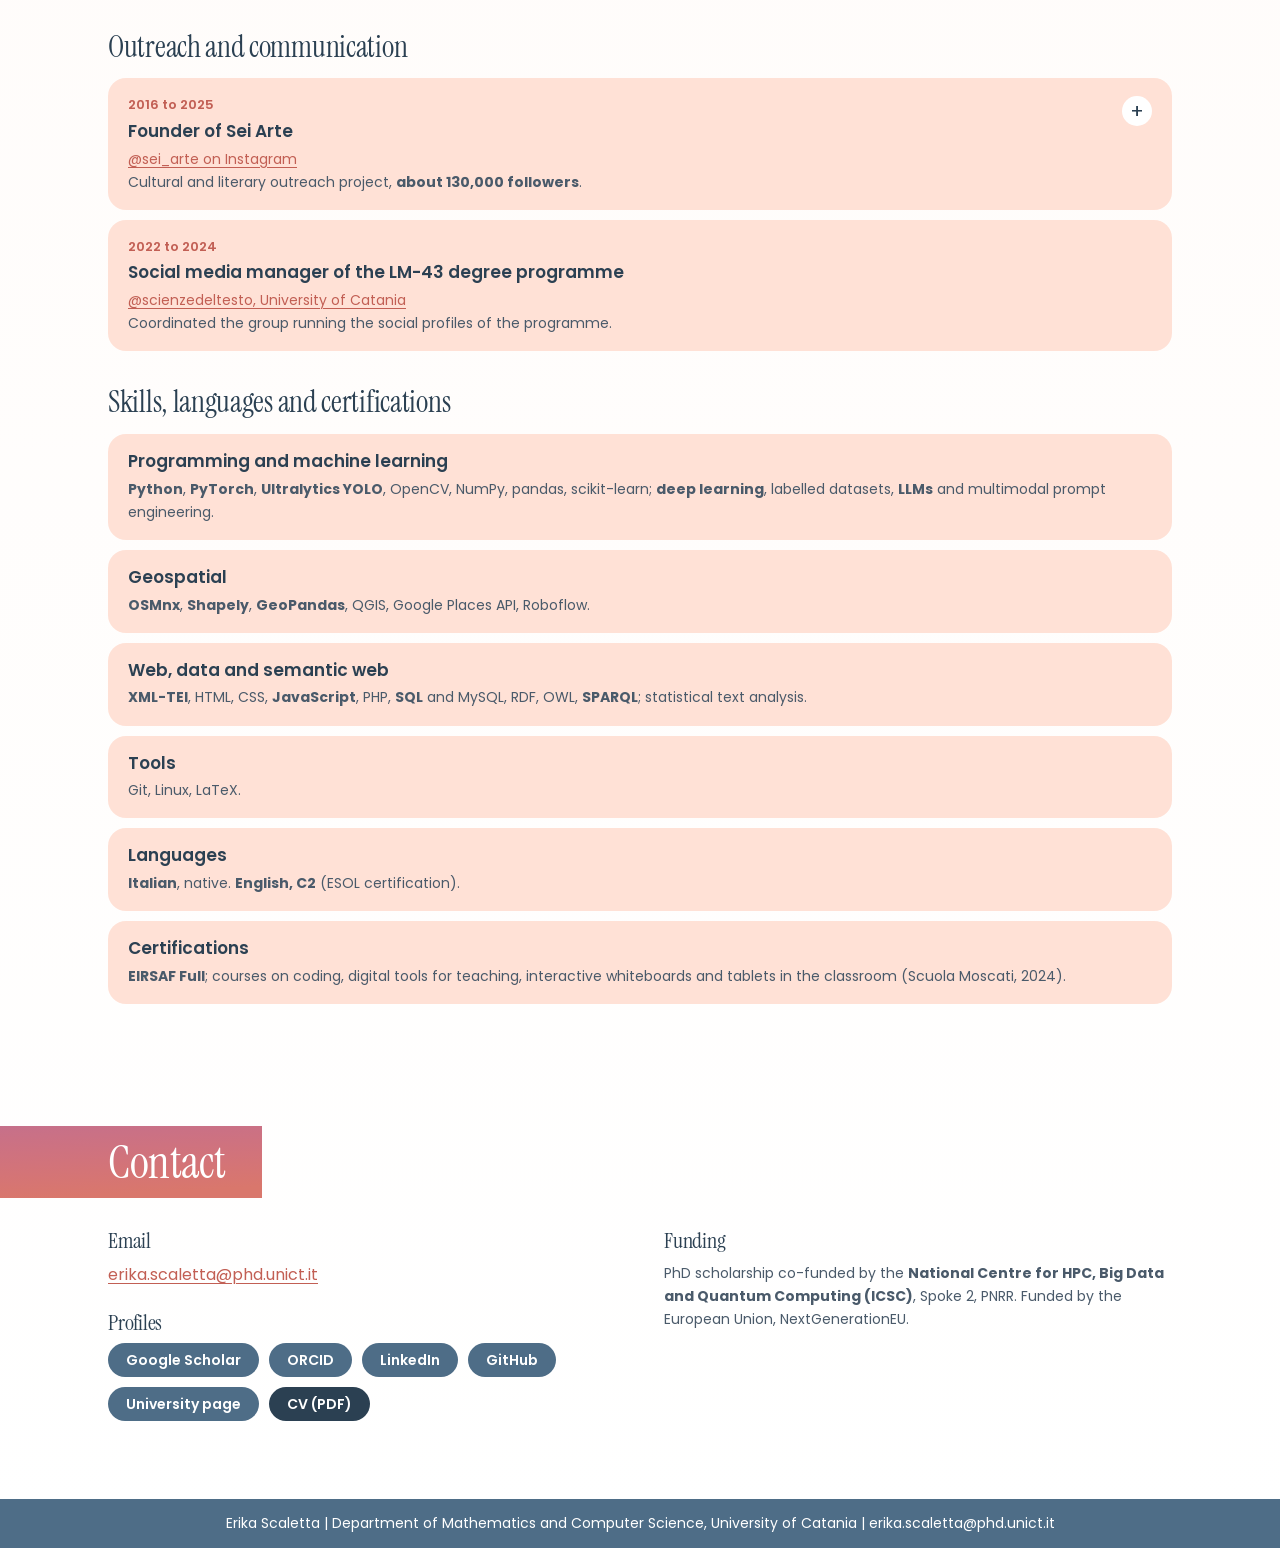
<file: corallo.html>
<!doctype html>
<html lang="en" class="theme-coral">
<head>
<meta charset="utf-8">
<meta name="viewport" content="width=device-width, initial-scale=1">
<title>Erika Scaletta (steel and coral)</title>
<meta name="robots" content="noindex">
<meta name="description" content="Erika Scaletta, PhD researcher in Computer Science at the University of Catania. Aerial imagery, urban pattern analysis and sport data science.">
<meta property="og:title" content="Erika Scaletta">
<meta property="og:description" content="PhD researcher in Computer Science. I teach machines to read places from above.">
<meta property="og:image" content="https://erikascalettaphd.github.io/assets/img/og.jpg">
<meta property="og:type" content="website">
<meta name="theme-color" content="#2C65B0">
<link rel="icon" href="data:image/svg+xml,%3Csvg xmlns='http://www.w3.org/2000/svg' viewBox='0 0 32 32'%3E%3Ccircle cx='16' cy='16' r='16' fill='%234F9FF5'/%3E%3Ctext x='16' y='22' text-anchor='middle' font-family='Georgia,serif' font-size='18' fill='white'%3EE%3C/text%3E%3C/svg%3E">
<link rel="preconnect" href="https://fonts.googleapis.com">
<link rel="preconnect" href="https://fonts.gstatic.com" crossorigin>
<link href="https://fonts.googleapis.com/css2?family=Instrument+Serif:ital@0;1&family=Poppins:wght@400;600&display=swap" rel="stylesheet">
<link rel="stylesheet" href="assets/css/site.css">
</head>
<body>

<a class="skip" href="#main" data-i18n="skip">Skip to content</a>

<nav class="nav" aria-label="Main">
  <div class="nav-in">
    <a class="brand" href="#top">Erika Scaletta</a>
    <button class="nav-toggle" aria-expanded="false" aria-controls="nav-links" aria-label="Menu"><span></span><span></span></button>
    <ul class="nav-links" id="nav-links">
      <li><a class="pill" href="#about" data-i18n="nav.about">About</a></li>
      <li><a class="pill" href="#research" data-i18n="nav.research">Research</a></li>
      <li><a class="pill" href="#publications" data-i18n="nav.publications">Publications</a></li>
      <li><a class="pill" href="#experience" data-i18n="nav.experience">Experience</a></li>
      <li><a class="pill" href="#contact" data-i18n="nav.contact">Contact</a></li>
    </ul>
    <div class="lang" role="group" aria-label="Language">
      <button type="button" data-lang="en" aria-pressed="true" lang="en">EN</button>
      <button type="button" data-lang="it" aria-pressed="false" lang="it">IT</button>
    </div>
  </div>
</nav>

<header class="hero" id="top">
  <div class="wrap hero-grid">
    <figure class="photo"><img src="assets/img/erika.jpg" alt="Erika Scaletta" width="900" height="1199"></figure>
    <div class="hero-text">
      <h1 class="name" id="name" aria-label="Erika Scaletta">
        <svg class="name-svg" aria-hidden="true" focusable="false">
          <clipPath id="name-clip" clipPathUnits="userSpaceOnUse"><text id="name-text" x="0" y="0">Erika Scaletta</text></clipPath>
          <text id="name-measure" x="0" y="0" opacity="0">Erika Scaletta</text>
        </svg>
        <div class="name-fill"></div>
      </h1>
      <ul class="roles">
        <li data-i18n="role.phd">PhD researcher in Computer Science</li>
        <li data-i18n="role.founder">Founder of <a href="https://www.instagram.com/sei_arte/">Sei Arte</a></li>
      </ul>
      <ul class="facts">
        <li><svg viewBox="0 0 24 24" aria-hidden="true"><path d="M12 2a7 7 0 0 0-7 7c0 5.2 7 13 7 13s7-7.8 7-13a7 7 0 0 0-7-7zm0 9.5A2.5 2.5 0 1 1 12 6.5a2.5 2.5 0 0 1 0 5z"/></svg><span data-i18n="fact.dept">Department of Mathematics and Computer Science, University of Catania</span></li>
        <li><svg viewBox="0 0 24 24" aria-hidden="true"><path d="M12 2a7 7 0 0 0-7 7c0 5.2 7 13 7 13s7-7.8 7-13a7 7 0 0 0-7-7zm0 9.5A2.5 2.5 0 1 1 12 6.5a2.5 2.5 0 0 1 0 5z"/></svg><span data-i18n="fact.visit">Visiting PhD researcher at <a href="https://idlab.ugent.be/">IDLab</a>, Ghent University</span></li>
        <li><svg viewBox="0 0 24 24" aria-hidden="true"><path d="M12 12a4.5 4.5 0 1 0 0-9 4.5 4.5 0 0 0 0 9zm0 2c-4 0-8 2-8 5v2h16v-2c0-3-4-5-8-5z"/></svg><span data-i18n="fact.sup">Supervisor: Prof. Emiliano Alessio Tramontana</span></li>
      </ul>
      <p class="lede" data-i18n="lede">I teach machines to read places from above: <b>what grows in a field</b>, <b>how a city is built</b>, and <b>where a road becomes dangerous for cyclists</b>.</p>
      <ul class="buttons">
        <li><a class="pill" href="https://scholar.google.com/citations?user=HHEmF8QAAAAJ">Google Scholar</a></li>
        <li><a class="pill" href="https://orcid.org/0009-0003-3692-6091">ORCID</a></li>
        <li><a class="pill" href="https://www.linkedin.com/in/erika-scaletta-21712b161/">LinkedIn</a></li>
        <li><a class="pill" href="https://github.com/erikascalettaphd">GitHub</a></li>
        <li><a class="pill" href="mailto:erika.scaletta@phd.unict.it">Email</a></li>
        <li><a class="pill pill-dark" href="cv/Erika-Scaletta-CV.pdf">CV (PDF)</a></li>
      </ul>
    </div>
  </div>
</header>

<main id="main">

<section class="section" id="about" aria-labelledby="about-title">
  <div class="wrap">
    <h2 class="band" id="about-title" data-i18n="about.title">About</h2>
    <div class="about-grid">
      <p class="bio" data-i18n="about.bio">I am a <b>researcher in Computer Science</b> who came to code through literature. After a <b>B.A. in Modern Literature</b> and an <b>M.Sc. in Digital Humanities</b> at the University of Catania, where I built a digital library of Sicilian and co-developed <b>DanteGPT</b>, I started a <b>PhD in Computer Science</b> in December 2024, supervised by Prof. Emiliano Alessio Tramontana and co-funded by the <b>National Centre for HPC, Big Data and Quantum Computing</b>. Reading texts closely taught me to read places the same way. Today I train <b>vision models on aerial images of Sicily</b>, turn <b>Christopher Alexander's urban patterns</b> into rules computed on OpenStreetMap data and, as a <b>visiting PhD researcher at <a href="https://idlab.ugent.be/">IDLab</a> in Ghent</b>, look for the road features that make <b>cycling races</b> dangerous.</p>
      <div class="about-side">
        <h3 data-i18n="about.interests">Research interests</h3>
        <ul class="tags">
          <li data-i18n="tag.1">computer vision for aerial and satellite imagery</li>
          <li data-i18n="tag.2">object detection and segmentation</li>
          <li data-i18n="tag.3">urban computing</li>
          <li data-i18n="tag.4">Christopher Alexander's design patterns</li>
          <li data-i18n="tag.5">geospatial data</li>
          <li data-i18n="tag.6">sport data science</li>
          <li data-i18n="tag.7">cycling safety</li>
        </ul>
        <p class="personal" data-i18n="about.personal">Outside the lab: <b>karate</b>, black belt 3rd dan, athlete and instructor for children.</p>
      </div>
    </div>
  </div>
</section>

<section class="section" id="research" aria-labelledby="research-title">
  <div class="wrap">
    <h2 class="band" id="research-title" data-i18n="research.title">Research</h2>
    <p class="intro" data-i18n="research.intro">Three lines, in order of time. Move the lens over each image to see what the model sees.</p>

    <article class="line">
      <div class="line-text">
        <p class="when" data-i18n="r1.when">Since 2025</p>
        <h3 data-i18n="r1.title">Aerial and satellite imagery</h3>
        <p data-i18n="r1.text">Computer vision and deep learning, <b>object detection and segmentation</b>, on <b>real aerial and satellite images of Sicily</b>, on a dataset I built: by May 2026, <b>605 images, 3,926 annotated instances and 11 categories</b>. A hybrid <b>YOLO-C3</b> pipeline, a pixel-based classifier plus YOLO, designed for drones. And a study of what <b>LLMs</b> can and cannot see in aerial images.</p>
        <ul class="papers">
          <li><a href="#pub-yolo2025" data-i18n="r1.p1">YOLO-based recognition of crop categories, IEEE WETICE 2025</a></li>
          <li><a href="#pub-llm2026" data-i18n="r1.p2">When LLMs assist (and when not), Future Internet 2026</a></li>
          <li><a href="#pub-yoloc3-2026" data-i18n="r1.p3">YOLO-C3 hybrid approach, Future Internet 2026</a></li>
        </ul>
      </div>
      <div class="line-fig">
        <div class="surface wide-aerial" data-rest="0.76 0.25" tabindex="0" role="img" aria-label="Aerial image of a Sicilian countryside. Under the lens, the YOLO-C3 segmentation: roads in magenta, citrus groves in yellow, houses in blue, fields in orange." data-label="roads · citrus groves · houses · fields" data-label-it="strade · agrumeti · case · campi">
          <img class="layer base" src="assets/img/sicily-orig.jpg" alt="" width="690" height="806">
          <img class="layer reveal" src="assets/img/sicily-seg.jpg" alt="" width="690" height="806">
          <div class="ring"><span class="tag">roads · citrus groves · houses · fields</span></div>
        </div>
        <p class="caption" data-i18n="r1.cap1">YOLO-C3 output on an aerial image.</p>
        <div class="trio">
          <div class="surface square" tabindex="0" role="img" aria-label="Aerial image of a field edge and an orchard in Sicily. Under the lens, the instance outlines predicted by YOLO." data-label="YOLO masks" data-label-it="maschere YOLO">
            <img class="layer base" src="assets/img/pair1-orig.jpg" alt="" width="475" height="473" loading="lazy">
            <img class="layer reveal" src="assets/img/pair1-seg.jpg" alt="" width="475" height="473" loading="lazy">
            <div class="ring"><span class="tag">YOLO masks</span></div>
          </div>
          <div class="surface square" tabindex="0" role="img" aria-label="Aerial image of orchards and a dirt road in Sicily. Under the lens, the instance outlines predicted by YOLO." data-label="YOLO masks" data-label-it="maschere YOLO">
            <img class="layer base" src="assets/img/pair2-orig.jpg" alt="" width="476" height="473" loading="lazy">
            <img class="layer reveal" src="assets/img/pair2-seg.jpg" alt="" width="476" height="473" loading="lazy">
            <div class="ring"><span class="tag">YOLO masks</span></div>
          </div>
          <div class="surface square" tabindex="0" role="img" aria-label="Aerial image of an orchard with a water tank in Sicily. Under the lens, the instance outlines predicted by YOLO." data-label="YOLO masks" data-label-it="maschere YOLO">
            <img class="layer base" src="assets/img/pair3-orig.jpg" alt="" width="475" height="473" loading="lazy">
            <img class="layer reveal" src="assets/img/pair3-seg.jpg" alt="" width="475" height="473" loading="lazy">
            <div class="ring"><span class="tag">YOLO masks</span></div>
          </div>
        </div>
        <p class="caption" data-i18n="r1.cap2">Three images from the dataset, Sicily. Image source: Google Maps.</p>
      </div>
    </article>

    <article class="line">
      <div class="line-text">
        <p class="when" data-i18n="r2.when">Since 2026</p>
        <h3 data-i18n="r2.title">Urban pattern analysis</h3>
        <p data-i18n="r2.text">Urban computing software that translates <b>Christopher Alexander's design patterns</b> into <b>computable rules on open geospatial data</b>, for the automatic evaluation of urban areas. Pattern 11, <b>Local Transport Areas</b>, became <b>seven measurable rules</b>, applied to <b>23 cities</b> in City Explorer. In progress: the shape of junctions, T versus X, read from aerial images for Pattern 50, <b>T Junctions</b>.</p>
        <ul class="papers">
          <li><a href="https://erikascalettaphd.github.io/design_pattern_map/" data-i18n="r2.p1">City Explorer, the 23 cities on a map</a></li>
          <li><a href="#pub-lta2026" data-i18n="r2.p2">Seven rules for a Local Transport Area, IEEE WETICE 2026</a></li>
        </ul>
      </div>
      <div class="line-fig">
        <div class="surface map tall" data-map="rules" data-rest="0.50 0.20" tabindex="0" role="img" aria-label="Street map of Caltagirone. Under the lens, the two candidate Local Transport Areas and the seven rules each one passes or fails." data-label="Local Transport Areas">
          <img class="layer base" src="assets/img/caltagirone-roads.svg" alt="" width="800" height="1155">
          <svg class="layer reveal ov" viewBox="0 0 800 1155" preserveAspectRatio="xMidYMid slice" aria-hidden="true"></svg>
          <div class="ring"><span class="tag">Local Transport Areas</span></div>
        </div>
        <p class="caption" data-i18n="r2.cap">Caltagirone, two candidate zones. Map data © OpenStreetMap contributors.</p>
      </div>
    </article>

    <article class="line">
      <div class="line-text">
        <p class="when" data-i18n="r3.when">Ghent, 2026</p>
        <h3 data-i18n="r3.title">Sport data science: cycling safety</h3>
        <p data-i18n="r3.text">As a <b>visiting PhD researcher at <a href="https://idlab.ugent.be/">IDLab</a>, Ghent University</b>, with <b>Prof. Steven Verstockt</b>: the <b>safety of cycling races</b>, in the line the group develops in collaboration with the <b>Union Cycliste Internationale (UCI)</b>. AI models that automatically find the <b>dangerous points of race routes</b>.</p>
      </div>
      <div class="line-fig">
        <div class="surface route wide" data-route="markers" data-rest="0.51 0.65" tabindex="0" role="img" aria-label="Road map around the Koppenberg climb in Flanders. Under the lens, the race route and illustrative critical points." data-label="race route · critical points" data-label-it="percorso di gara · punti critici">
          <img class="layer base" src="assets/img/flanders-roads.svg" alt="" width="800" height="652">
          <svg class="layer reveal ov" viewBox="0 0 800 652" preserveAspectRatio="xMidYMid slice" aria-hidden="true"></svg>
          <div class="ring"><span class="tag">race route · critical points</span></div>
        </div>
        <p class="caption" data-i18n="r3.cap">Koppenberg, Flanders. Route from OpenStreetMap; the markers are illustrative, not IDLab results. Map data © OpenStreetMap contributors.</p>
      </div>
    </article>
  </div>
</section>

<section class="section" id="publications" aria-labelledby="pub-title">
  <div class="wrap">
    <h2 class="band" id="pub-title" data-i18n="pub.title">Publications</h2>
    <p class="intro" data-i18n="pub.intro">Most recent first.</p>
    <ol class="cards" id="pub-list"></ol>
  </div>
</section>

<section class="section" id="experience" aria-labelledby="exp-title">
  <div class="wrap">
    <h2 class="band" id="exp-title" data-i18n="exp.title">Experience</h2>
    <div id="exp-list"></div>
  </div>
</section>

</main>

<section class="section" id="contact" aria-labelledby="contact-title">
  <div class="wrap">
    <h2 class="band" id="contact-title" data-i18n="contact.title">Contact</h2>
    <div class="contact-grid">
      <div>
        <h3 data-i18n="contact.email">Email</h3>
        <p><a href="mailto:erika.scaletta@phd.unict.it">erika.scaletta@phd.unict.it</a></p>
        <h3 data-i18n="contact.profiles">Profiles</h3>
        <ul class="buttons">
          <li><a class="pill" href="https://scholar.google.com/citations?user=HHEmF8QAAAAJ">Google Scholar</a></li>
          <li><a class="pill" href="https://orcid.org/0009-0003-3692-6091">ORCID</a></li>
          <li><a class="pill" href="https://www.linkedin.com/in/erika-scaletta-21712b161/">LinkedIn</a></li>
          <li><a class="pill" href="https://github.com/erikascalettaphd">GitHub</a></li>
          <li><a class="pill" href="https://web.dmi.unict.it/dottorandi/erika.scaletta" data-i18n="contact.unipage">University page</a></li>
          <li><a class="pill pill-dark" href="cv/Erika-Scaletta-CV.pdf">CV (PDF)</a></li>
        </ul>
      </div>
      <div class="small">
        <h3 data-i18n="contact.funding">Funding</h3>
        <p data-i18n="contact.fundtext">PhD scholarship co-funded by the <b>National Centre for HPC, Big Data and Quantum Computing (ICSC)</b>, Spoke 2, PNRR. Funded by the European Union, NextGenerationEU.</p>
      </div>
    </div>
  </div>
</section>

<footer class="bar" data-i18n="bar">Erika Scaletta | Department of Mathematics and Computer Science, University of Catania | erika.scaletta@phd.unict.it</footer>

<script src="assets/data/caltagirone-lta.js"></script>
<script src="assets/data/flanders-route.js"></script>
<script src="assets/data/publications.js"></script>
<script src="assets/data/experience.js"></script>
<script src="assets/data/i18n.js"></script>
<script src="assets/js/site.js"></script>
</body>
</html>
</file>
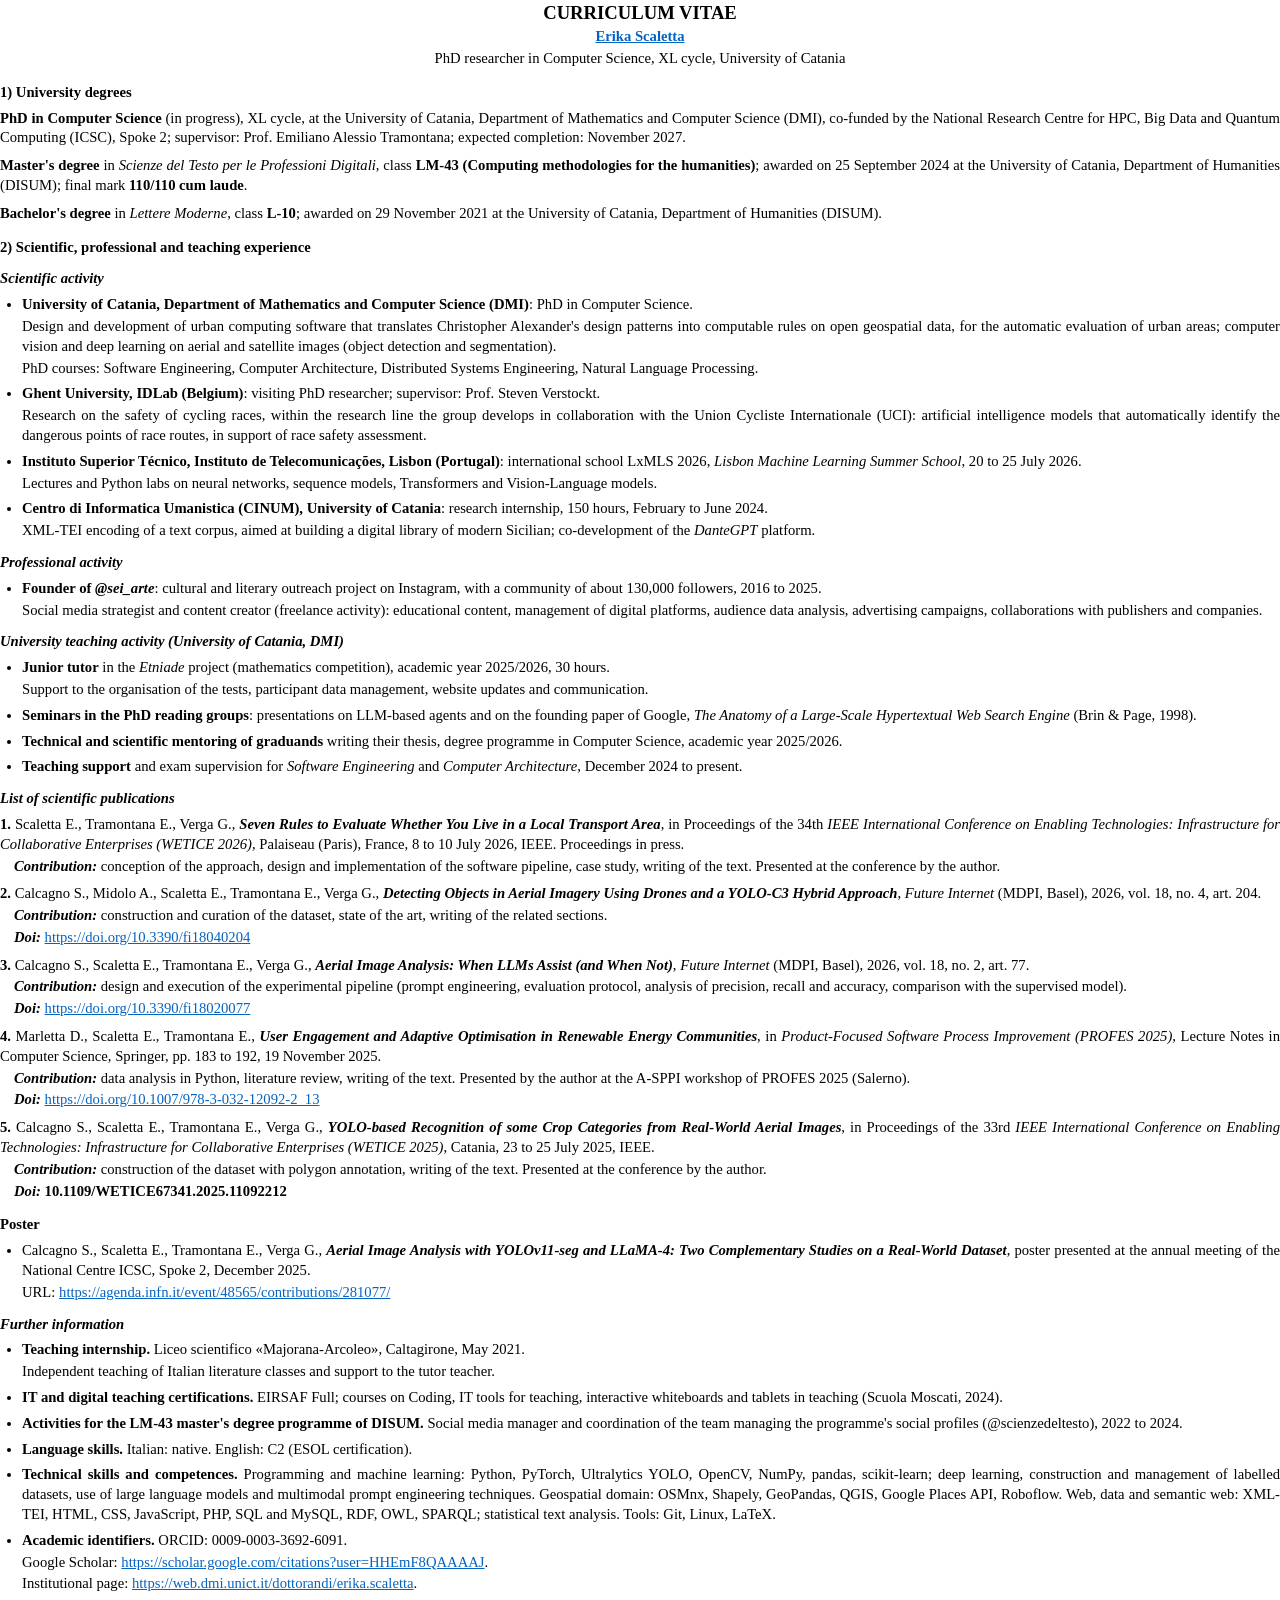
<file: cv/cv.html>
<!doctype html>
<html lang="en">
<head>
<meta charset="utf-8">
<title>Curriculum vitae, Erika Scaletta</title>
<style>
  @page{size:A4;margin:20mm 20mm 20mm 20mm}
  html,body{margin:0;padding:0}
  body{font-family:"Times New Roman",Times,serif;font-size:11pt;line-height:1.35;color:#000}
  a{color:#0563c1;text-decoration:underline}
  h1{font-size:14pt;font-weight:700;text-align:center;margin:0 0 2px}
  .name{text-align:center;font-weight:700;margin:0 0 2px}
  .name a{color:#0563c1}
  .sub{text-align:center;margin:0 0 14px}
  h2{font-size:11pt;font-weight:700;margin:14px 0 6px}
  h3{font-size:11pt;font-weight:700;font-style:italic;margin:12px 0 6px}
  p{margin:0 0 8px;text-align:justify}
  ul{margin:0 0 6px 0;padding-left:22px}
  li{margin:0 0 6px;text-align:justify}
  li p{margin:2px 0 0}
  .pub{margin:0 0 8px}
  .pub .c{display:block;margin-left:14px;margin-top:2px}
  .date{margin-top:10px;font-style:italic}
</style>
</head>
<body>

<h1>CURRICULUM VITAE</h1>
<p class="name"><a href="mailto:erika.scaletta@phd.unict.it">Erika Scaletta</a></p>
<p class="sub">PhD researcher in Computer Science, XL cycle, University of Catania</p>

<h2>1) University degrees</h2>
<p><b>PhD in Computer Science</b> (in progress), XL cycle, at the University of Catania, Department of Mathematics and Computer Science (DMI), co-funded by the National Research Centre for HPC, Big Data and Quantum Computing (ICSC), Spoke 2; supervisor: Prof. Emiliano Alessio Tramontana; expected completion: November 2027.</p>
<p><b>Master's degree</b> in <i>Scienze del Testo per le Professioni Digitali</i>, class <b>LM-43 (Computing methodologies for the humanities)</b>; awarded on 25 September 2024 at the University of Catania, Department of Humanities (DISUM); final mark <b>110/110 cum laude</b>.</p>
<p><b>Bachelor's degree</b> in <i>Lettere Moderne</i>, class <b>L-10</b>; awarded on 29 November 2021 at the University of Catania, Department of Humanities (DISUM).</p>

<h2>2) Scientific, professional and teaching experience</h2>

<h3>Scientific activity</h3>
<ul>
  <li><b>University of Catania, Department of Mathematics and Computer Science (DMI)</b>: PhD in Computer Science.
    <p>Design and development of urban computing software that translates Christopher Alexander's design patterns into computable rules on open geospatial data, for the automatic evaluation of urban areas; computer vision and deep learning on aerial and satellite images (object detection and segmentation).</p>
    <p>PhD courses: Software Engineering, Computer Architecture, Distributed Systems Engineering, Natural Language Processing.</p></li>
  <li><b>Ghent University, IDLab (Belgium)</b>: visiting PhD researcher; supervisor: Prof. Steven Verstockt.
    <p>Research on the safety of cycling races, within the research line the group develops in collaboration with the Union Cycliste Internationale (UCI): artificial intelligence models that automatically identify the dangerous points of race routes, in support of race safety assessment.</p></li>
  <li><b>Instituto Superior Técnico, Instituto de Telecomunicações, Lisbon (Portugal)</b>: international school LxMLS 2026, <i>Lisbon Machine Learning Summer School</i>, 20 to 25 July 2026.
    <p>Lectures and Python labs on neural networks, sequence models, Transformers and Vision-Language models.</p></li>
  <li><b>Centro di Informatica Umanistica (CINUM), University of Catania</b>: research internship, 150 hours, February to June 2024.
    <p>XML-TEI encoding of a text corpus, aimed at building a digital library of modern Sicilian; co-development of the <i>DanteGPT</i> platform.</p></li>
</ul>

<h3>Professional activity</h3>
<ul>
  <li><b>Founder of <i>@sei_arte</i></b>: cultural and literary outreach project on Instagram, with a community of about 130,000 followers, 2016 to 2025.
    <p>Social media strategist and content creator (freelance activity): educational content, management of digital platforms, audience data analysis, advertising campaigns, collaborations with publishers and companies.</p></li>
</ul>

<h3>University teaching activity (University of Catania, DMI)</h3>
<ul>
  <li><b>Junior tutor</b> in the <i>Etniade</i> project (mathematics competition), academic year 2025/2026, 30 hours.
    <p>Support to the organisation of the tests, participant data management, website updates and communication.</p></li>
  <li><b>Seminars in the PhD reading groups</b>: presentations on LLM-based agents and on the founding paper of Google, <i>The Anatomy of a Large-Scale Hypertextual Web Search Engine</i> (Brin &amp; Page, 1998).</li>
  <li><b>Technical and scientific mentoring of graduands</b> writing their thesis, degree programme in Computer Science, academic year 2025/2026.</li>
  <li><b>Teaching support</b> and exam supervision for <i>Software Engineering</i> and <i>Computer Architecture</i>, December 2024 to present.</li>
</ul>

<h3>List of scientific publications</h3>
<p class="pub"><b>1.</b> Scaletta E., Tramontana E., Verga G., <b><i>Seven Rules to Evaluate Whether You Live in a Local Transport Area</i></b>, in Proceedings of the 34th <i>IEEE International Conference on Enabling Technologies: Infrastructure for Collaborative Enterprises (WETICE 2026)</i>, Palaiseau (Paris), France, 8 to 10 July 2026, IEEE. Proceedings in press.
  <span class="c"><b><i>Contribution:</i></b> conception of the approach, design and implementation of the software pipeline, case study, writing of the text. Presented at the conference by the author.</span></p>
<p class="pub"><b>2.</b> Calcagno S., Midolo A., Scaletta E., Tramontana E., Verga G., <b><i>Detecting Objects in Aerial Imagery Using Drones and a YOLO-C3 Hybrid Approach</i></b>, <i>Future Internet</i> (MDPI, Basel), 2026, vol. 18, no. 4, art. 204.
  <span class="c"><b><i>Contribution:</i></b> construction and curation of the dataset, state of the art, writing of the related sections.</span>
  <span class="c"><b><i>Doi:</i></b> <a href="https://doi.org/10.3390/fi18040204">https://doi.org/10.3390/fi18040204</a></span></p>
<p class="pub"><b>3.</b> Calcagno S., Scaletta E., Tramontana E., Verga G., <b><i>Aerial Image Analysis: When LLMs Assist (and When Not)</i></b>, <i>Future Internet</i> (MDPI, Basel), 2026, vol. 18, no. 2, art. 77.
  <span class="c"><b><i>Contribution:</i></b> design and execution of the experimental pipeline (prompt engineering, evaluation protocol, analysis of precision, recall and accuracy, comparison with the supervised model).</span>
  <span class="c"><b><i>Doi:</i></b> <a href="https://doi.org/10.3390/fi18020077">https://doi.org/10.3390/fi18020077</a></span></p>
<p class="pub"><b>4.</b> Marletta D., Scaletta E., Tramontana E., <b><i>User Engagement and Adaptive Optimisation in Renewable Energy Communities</i></b>, in <i>Product-Focused Software Process Improvement (PROFES 2025)</i>, Lecture Notes in Computer Science, Springer, pp. 183 to 192, 19 November 2025.
  <span class="c"><b><i>Contribution:</i></b> data analysis in Python, literature review, writing of the text. Presented by the author at the A-SPPI workshop of PROFES 2025 (Salerno).</span>
  <span class="c"><b><i>Doi:</i></b> <a href="https://doi.org/10.1007/978-3-032-12092-2_13">https://doi.org/10.1007/978-3-032-12092-2_13</a></span></p>
<p class="pub"><b>5.</b> Calcagno S., Scaletta E., Tramontana E., Verga G., <b><i>YOLO-based Recognition of some Crop Categories from Real-World Aerial Images</i></b>, in Proceedings of the 33rd <i>IEEE International Conference on Enabling Technologies: Infrastructure for Collaborative Enterprises (WETICE 2025)</i>, Catania, 23 to 25 July 2025, IEEE.
  <span class="c"><b><i>Contribution:</i></b> construction of the dataset with polygon annotation, writing of the text. Presented at the conference by the author.</span>
  <span class="c"><b><i>Doi:</i></b> <b>10.1109/WETICE67341.2025.11092212</b></span></p>

<h2>Poster</h2>
<ul>
  <li>Calcagno S., Scaletta E., Tramontana E., Verga G., <b><i>Aerial Image Analysis with YOLOv11-seg and LLaMA-4: Two Complementary Studies on a Real-World Dataset</i></b>, poster presented at the annual meeting of the National Centre ICSC, Spoke 2, December 2025.
    <p>URL: <a href="https://agenda.infn.it/event/48565/contributions/281077/">https://agenda.infn.it/event/48565/contributions/281077/</a></p></li>
</ul>

<h3>Further information</h3>
<ul>
  <li><b>Teaching internship.</b> Liceo scientifico «Majorana-Arcoleo», Caltagirone, May 2021.
    <p>Independent teaching of Italian literature classes and support to the tutor teacher.</p></li>
  <li><b>IT and digital teaching certifications.</b> EIRSAF Full; courses on Coding, IT tools for teaching, interactive whiteboards and tablets in teaching (Scuola Moscati, 2024).</li>
  <li><b>Activities for the LM-43 master's degree programme of DISUM.</b> Social media manager and coordination of the team managing the programme's social profiles (@scienzedeltesto), 2022 to 2024.</li>
  <li><b>Language skills.</b> Italian: native. English: C2 (ESOL certification).</li>
  <li><b>Technical skills and competences.</b> Programming and machine learning: Python, PyTorch, Ultralytics YOLO, OpenCV, NumPy, pandas, scikit-learn; deep learning, construction and management of labelled datasets, use of large language models and multimodal prompt engineering techniques. Geospatial domain: OSMnx, Shapely, GeoPandas, QGIS, Google Places API, Roboflow. Web, data and semantic web: XML-TEI, HTML, CSS, JavaScript, PHP, SQL and MySQL, RDF, OWL, SPARQL; statistical text analysis. Tools: Git, Linux, LaTeX.</li>
  <li><b>Academic identifiers.</b> ORCID: 0009-0003-3692-6091.
    <p>Google Scholar: <a href="https://scholar.google.com/citations?user=HHEmF8QAAAAJ">https://scholar.google.com/citations?user=HHEmF8QAAAAJ</a>.</p>
    <p>Institutional page: <a href="https://web.dmi.unict.it/dottorandi/erika.scaletta">https://web.dmi.unict.it/dottorandi/erika.scaletta</a>.</p></li>
</ul>
<p class="date">Curriculum vitae updated on 2 October 2026.</p>

</body>
</html>
</file>
<file: assets/css/site.css>
/* Erika Scaletta, personal site. The slides translated into a web page:
   Instrument Serif for titles and the name, Poppins for everything else; the exact colours of the slides. */

:root{
  --bg:#EBF5FE;
  --night:#063050;
  --band:#2C65B0;
  --band-2:#2B59C3;
  --sky:#4F9FF5;
  --box:#D2E4F7;
  --ink:#121a22;
  --muted:#4a5a6a;
  --white:#ffffff;
  --lens:170px;
  --nav-h:64px;
  --ease:cubic-bezier(.2,.7,.2,1);
  /* the gradient of the name and of the navigation pills: the transition point moves while scrolling */
  --p:6%;
  --g-dark:#063050;
  --g-light:#4F9FF5;
  --ring:conic-gradient(from 0deg,#063050,#2B59C3,#4F9FF5,#A9DBF7,#4F9FF5,#2B59C3,#063050);
  --nav-bg:rgba(235,245,254,.9);
  --shadow:rgba(44,101,176,.28);
  --shadow-soft:rgba(44,101,176,.16);
  --bg-mid:#F3F9FE;
  --grad:linear-gradient(to right bottom,var(--g-dark) 0%,var(--p),var(--g-light) 92%,var(--g-light) 100%);
  --grad:linear-gradient(to right bottom in oklch,var(--g-dark) 0%,var(--p),var(--g-light) 92%,var(--g-light) 100%);
}
*{box-sizing:border-box}
html{scroll-behavior:smooth;scroll-padding-top:calc(var(--nav-h) + 16px);background:#fff}
body{margin:0;min-height:100vh;background:linear-gradient(180deg,var(--bg) 0%,var(--bg-mid) 60%,#FFFFFF 100%);color:var(--ink);font-family:"Poppins",system-ui,sans-serif;font-weight:400;font-size:16px;line-height:1.65;overflow-x:hidden;-webkit-font-smoothing:antialiased}
img{max-width:100%}
a{color:var(--band-2);text-decoration:underline;text-decoration-thickness:1px;text-underline-offset:3px;transition:color .15s,text-decoration-thickness .15s}
a:hover{color:var(--night);text-decoration-thickness:2px}
:focus-visible{outline:3px solid var(--night);outline-offset:3px;border-radius:4px}
.wrap{max-width:1120px;margin:0 auto;padding:0 28px}
.small{font-size:14px;color:var(--muted)}
.skip{position:absolute;left:-999px;top:8px;background:var(--night);color:#fff;padding:8px 14px;font-weight:600;z-index:100;border-radius:999px}
.skip:focus{left:12px}

h1,h2,h3{font-family:"Instrument Serif",Georgia,serif;font-weight:400;letter-spacing:-.01em;margin:0}
h2{font-size:clamp(34px,4.2vw,46px);line-height:1.05}
h3{font-size:clamp(24px,2.6vw,30px);line-height:1.15;color:var(--night);margin:0 0 10px}
p{margin:0 0 12px}

/* ---- the pill of the slide titles ---- */
.pill{display:inline-flex;align-items:center;background:var(--sky);color:#fff;font-weight:600;font-size:14px;line-height:1;padding:10px 18px;border-radius:999px;text-decoration:none;border:0;font-family:inherit;cursor:pointer;transition:background .15s,transform .15s var(--ease),box-shadow .15s}
.pill:hover,.pill:focus-visible{background:var(--band);color:#fff;transform:translateY(-2px);box-shadow:0 6px 16px var(--shadow)}
.pill.is-on{background:var(--band-2)}
.pill-dark{background:var(--night)}
.pill-dark:hover,.pill-dark:focus-visible{background:var(--band-2)}

/* ---- the blue band of the slides: section headings ---- */
.band{position:relative;display:inline-block;color:#fff;padding:12px 36px 12px 0;margin:0 0 30px;z-index:0;
  /* redefined here so that var(--p) is the point set on this band, not the one of the name */
  --grad:linear-gradient(to right bottom,var(--g-dark) 0%,var(--p),var(--g-light) 92%,var(--g-light) 100%);
  --grad:linear-gradient(to right bottom in oklch,var(--g-dark) 0%,var(--p),var(--g-light) 92%,var(--g-light) 100%)}
.band::before{content:"";position:absolute;top:0;bottom:0;right:0;left:-100vw;background:var(--grad);z-index:-1}

/* ---- navigation ---- */
.nav{position:fixed;top:0;left:0;right:0;height:var(--nav-h);z-index:80;background:var(--nav-bg);backdrop-filter:blur(8px);-webkit-backdrop-filter:blur(8px);border-bottom:1px solid rgba(6,48,80,.08)}
.nav-in{max-width:1120px;margin:0 auto;padding:0 28px;height:100%;display:flex;align-items:center;justify-content:space-between;gap:20px}
.brand{font-family:"Instrument Serif",Georgia,serif;font-size:24px;color:var(--night);text-decoration:none}
.brand:hover{color:var(--band-2)}
.nav-links{list-style:none;margin:0;padding:0;display:flex;align-items:center;gap:8px}
.nav-links .pill{padding:9px 16px}
.nav-links .pill.current{background:var(--band-2)}
.lang{display:flex;gap:2px;background:rgba(6,48,80,.08);border-radius:999px;padding:3px;flex:none}
.lang button{font-family:inherit;font-weight:600;font-size:12px;letter-spacing:.04em;color:var(--night);background:transparent;border:0;border-radius:999px;padding:6px 10px;cursor:pointer;transition:background .15s,color .15s}
.lang button:hover{background:rgba(6,48,80,.1)}
.lang button[aria-pressed="true"]{background:var(--night);color:#fff}
.nav-toggle{display:none;width:44px;height:44px;border:0;background:transparent;border-radius:999px;position:relative;cursor:pointer}
.nav-toggle span{position:absolute;left:12px;right:12px;height:2px;background:var(--night);transition:transform .2s,top .2s}
.nav-toggle span:first-child{top:17px}.nav-toggle span:last-child{top:25px}
.nav-toggle[aria-expanded="true"] span:first-child{top:21px;transform:rotate(45deg)}
.nav-toggle[aria-expanded="true"] span:last-child{top:21px;transform:rotate(-45deg)}

/* ---- opening ---- */
.hero{min-height:100vh;display:flex;align-items:center;padding:calc(var(--nav-h) + 24px) 0 40px}
.hero-grid{display:grid;grid-template-columns:300px 1fr;gap:56px;align-items:center;width:100%}
/* the ring around the photo, like an Instagram story, in the blues of the site */
.photo{position:relative;margin:0;width:300px;height:300px;border-radius:50%;overflow:hidden;padding:6px;box-shadow:0 18px 40px rgba(6,48,80,.18);isolation:isolate}
/* the gradient lives on a larger layer under the photo and turns clockwise; the photo stays still */
.photo::before{content:"";position:absolute;left:-50%;top:-50%;width:200%;height:200%;background:var(--ring);z-index:-1;animation:ring-turn 4s linear infinite}
@keyframes ring-turn{to{transform:rotate(360deg)}}
.photo img{position:relative;width:100%;height:100%;object-fit:cover;object-position:35% 22%;display:block;border-radius:50%;border:4px solid var(--bg);background:var(--box)}
h1{font-size:clamp(54px,8vw,104px);line-height:.95;margin:0 0 18px}
.name{position:relative;display:block;font-family:"Instrument Serif",Georgia,serif;font-weight:400;letter-spacing:-.01em;height:1em;width:100%}
.name-svg{position:absolute;left:0;top:0;width:0;height:0;overflow:visible;font:inherit}
.name-svg text{font-family:"Instrument Serif",Georgia,serif;font-weight:400;letter-spacing:-.01em}
.name-fill{position:absolute;left:0;top:0;width:100%;height:100%;clip-path:url(#name-clip);background:var(--grad)}
.roles{list-style:none;margin:0 0 14px;padding:0;font-size:clamp(17px,1.6vw,20px);font-weight:600;color:var(--night);line-height:1.5}
.roles a{color:inherit}
.facts{list-style:none;margin:0 0 18px;padding:0;font-size:15px;color:var(--muted);display:grid;gap:4px}
.facts li{display:flex;align-items:flex-start;gap:8px}
.facts svg{width:16px;height:16px;flex:none;margin-top:4px;fill:var(--band-2)}
.lede{font-size:clamp(17px,1.5vw,19px);color:var(--ink);max-width:52ch;margin:0 0 22px}
.buttons{display:flex;flex-wrap:wrap;gap:10px;margin:0;padding:0;list-style:none}

/* ---- sections ---- */
.section{padding:48px 0 40px}
.intro{color:var(--muted);margin:-10px 0 28px}

/* about */
.about-grid{display:grid;grid-template-columns:1.3fr .7fr;gap:48px;align-items:start}
.bio{font-size:clamp(17px,1.5vw,19px);line-height:1.7;margin:0}
.about-side h3{font-size:22px;margin-bottom:12px}
.tags{list-style:none;margin:0 0 18px;padding:0;display:flex;flex-wrap:wrap;gap:8px}
.tags li{background:var(--box);color:var(--night);font-size:14px;font-weight:600;padding:7px 14px;border-radius:999px}
.personal{font-size:15px;color:var(--muted);margin:0}

/* research */
.line{display:grid;grid-template-columns:1fr 1fr;gap:48px;align-items:center;padding:28px 0}
.line + .line{border-top:1px solid rgba(6,48,80,.12)}
.line:nth-child(odd) .line-fig{order:-1}
.when{font-size:14px;font-weight:600;color:var(--band-2);margin:0 0 8px}
.line h3{font-size:clamp(32px,3.6vw,46px);margin-bottom:14px}
.line p{margin:0 0 14px}
.wip{font-size:14px;color:var(--muted)}
.papers{list-style:none;margin:0;padding:0;display:grid;gap:8px;font-size:15px}
.papers a{display:inline-flex;align-items:center;gap:8px;color:var(--night)}
.papers a::before{content:"";width:8px;height:8px;border-radius:50%;background:var(--sky);flex:none;transition:transform .15s var(--ease)}
.papers a:hover::before{transform:scale(1.4);background:var(--band-2)}
.caption{font-size:13px;color:var(--muted);margin:10px 0 0}

/* the lens: base layer + revealed layer, perfectly aligned */
.surface{position:relative;overflow:hidden;background:var(--box);border-radius:18px;touch-action:pan-y;user-select:none;-webkit-user-select:none}
.surface > .layer{position:absolute;inset:0;width:100%;height:100%;display:block;object-fit:cover}
.surface > .reveal{clip-path:circle(0px at 50% 50%)}
.surface svg.layer{width:100%;height:100%}
.surface .ring{position:absolute;left:50%;top:50%;width:var(--lens);height:var(--lens);border-radius:50%;border:2px solid #fff;box-shadow:0 0 0 1px rgba(6,48,80,.5),0 10px 30px rgba(6,48,80,.25);transform:translate(-50%,-50%);pointer-events:none;opacity:0;transition:opacity .15s}
.surface .ring .tag{position:absolute;left:50%;top:100%;transform:translate(-50%,10px);white-space:nowrap;font-size:12px;font-weight:600;color:#fff;background:var(--night);padding:5px 11px;border-radius:999px}
.surface.active .ring{opacity:1}
@media (hover:hover) and (pointer:fine){.surface{cursor:none}}
.surface.square{aspect-ratio:1/1}
.surface.wide-aerial{aspect-ratio:690/806}
.trio{display:grid;grid-template-columns:repeat(3,1fr);gap:10px;margin-top:18px}
.trio .surface{--lens:110px;border-radius:12px}
.surface.tall{aspect-ratio:4/5;max-height:560px}
.surface.wide{aspect-ratio:800/652}
.ov text{font-family:"Poppins",sans-serif}

/* publications and experience: the light blue boxes of the slides */
.cards{list-style:none;margin:0;padding:0;display:grid;gap:14px}
.card{background:var(--box);border-radius:18px;transition:box-shadow .2s,transform .2s var(--ease)}
.card:hover{box-shadow:0 10px 28px var(--shadow-soft)}
.card.hide{display:none}
.card.target{box-shadow:0 0 0 3px var(--band-2)}
.card-head{display:grid;grid-template-columns:1fr auto;gap:16px;align-items:start;padding:20px 22px;cursor:pointer;border-radius:18px}
.card-head.static{cursor:default}
.card-head:hover .plus{background:var(--band-2);color:#fff}
.card .meta{font-size:13px;font-weight:600;color:var(--band-2);margin:0 0 4px}
.card .title{font-weight:600;font-size:17px;line-height:1.4;color:var(--night);margin:0 0 4px}
.card .title a{color:var(--band-2);text-decoration:underline;text-decoration-thickness:2px;text-underline-offset:4px}
.card .title a:hover{color:var(--night)}
.card .sub{font-size:14px;color:var(--muted);margin:0}
.card .authors{font-size:14px;color:var(--muted);margin:0 0 6px}
.card .authors .me{color:var(--night);font-weight:600;background:#fff;padding:0 5px;border-radius:4px}
.plus{width:30px;height:30px;border-radius:50%;border:0;padding:0;background:#fff;color:var(--night);display:grid;place-items:center;font-family:inherit;font-size:20px;line-height:1;cursor:pointer;transition:transform .25s var(--ease),background .15s,color .15s;flex:none;margin-top:2px}
.card.open .plus{transform:rotate(45deg);background:var(--night);color:#fff}
.card .body{display:grid;grid-template-rows:0fr;transition:grid-template-rows .35s var(--ease)}
.card.open .body{grid-template-rows:1fr}
.card .body > div{overflow:hidden}
.card .body-in{padding:0 22px 22px;font-size:15px}
.card .body-in p{margin:0 0 10px}
.card .row{display:flex;flex-wrap:wrap;gap:8px;margin:8px 0 12px}
.card .row .pill{font-size:13px;padding:8px 14px}
.btn{display:inline-flex;align-items:center;font-family:inherit;font-weight:600;font-size:13px;color:var(--night);background:#fff;border:2px solid var(--night);border-radius:999px;padding:7px 14px;cursor:pointer;transition:background .15s,color .15s,transform .15s var(--ease)}
.btn:hover,.btn:focus-visible{background:var(--night);color:#fff;transform:translateY(-2px)}
.btn.done{border-color:var(--band-2);background:var(--band-2);color:#fff}
.card pre{margin:8px 0 0;padding:14px;background:#fff;border-radius:12px;font-size:12px;line-height:1.5;overflow:auto;color:var(--ink)}
.card figure{margin:0 0 12px;border-radius:12px;overflow:hidden;max-width:420px}
.card figure img{display:block;width:100%;height:auto}
/* the featured publication, larger */
.card.featured .card-head{padding:26px 26px}
.card.featured .title{font-size:19px}
.card.featured .body-in{padding:0 26px 26px}
.card.featured .body-in .feat{display:grid;grid-template-columns:1fr 1fr;gap:24px;align-items:start}
.card.featured .body-in .feat > *{min-width:0}
.card.featured figure{max-width:none}

/* experience */
.exp-section{margin:0 0 34px}
.exp-section h3{margin-bottom:14px}
.exp-section .cards{gap:10px}
.exp-section .card-head{padding:16px 20px}
.exp-section .card.static:hover{box-shadow:none}

/* contact */
#contact{padding-bottom:56px}
.contact-grid{display:grid;grid-template-columns:1fr 1fr;gap:48px}
.contact-grid h3{font-size:22px;margin:0 0 8px}
.contact-grid h3 + p,.contact-grid .buttons{margin-bottom:22px}
.contact-grid p{margin:0 0 6px}

/* ---- the blue bar at the bottom of the slides: the footer ---- */
.bar{background:var(--band);color:#fff;text-align:center;font-size:14px;padding:14px 16px;line-height:1.5}

/* ---- responsive ---- */
@media (max-width:900px){
  .wrap,.nav-in{padding:0 16px}
  .nav-toggle{display:block}
  .nav-in{gap:10px}
  .lang{margin-left:auto}
  .nav-links{position:absolute;left:0;right:0;top:var(--nav-h);flex-direction:column;align-items:stretch;gap:6px;padding:12px 16px 16px;background:var(--nav-bg);border-bottom:1px solid rgba(6,48,80,.08);display:none}
  .nav-links.open{display:flex}
  .nav-links .pill{justify-content:center}
  .hero{min-height:auto;padding-top:calc(var(--nav-h) + 32px)}
  .hero-grid{grid-template-columns:1fr;gap:24px}
  .photo{width:200px;height:200px;padding:5px}
  .photo img{border-width:3px}
  .about-grid,.line,.contact-grid,.card.featured .body-in .feat{grid-template-columns:1fr;gap:24px}
  .line:nth-child(odd) .line-fig{order:0}
  .surface.tall{max-height:none}
  .band{padding-right:24px}
}
@media (prefers-reduced-motion:reduce){
  html{scroll-behavior:auto}
  *,*::before,*::after{transition:none!important;animation:none!important}
}


/* ---- parallel version, for comparison: steel and coral everywhere ---- */
html.theme-coral{
  --bg:#FFF3EE;--bg-mid:#FFF8F4;--nav-bg:rgba(255,243,238,.92);
  --night:#2B4052;--band:#4E6D87;--band-2:#C25F54;--sky:#4E6D87;--box:#FFE1D6;
  --shadow:rgba(78,109,135,.28);--shadow-soft:rgba(78,109,135,.16);
  --g-dark:#4E6D87;--g-light:#D9776C;
  --ring:conic-gradient(from 0deg,#2B4052,#4E6D87,#C25F54,#F3B3A6,#C25F54,#4E6D87,#2B4052);
}
html.theme-coral .pill:hover,html.theme-coral .pill:focus-visible{background:var(--band-2)}
html.theme-coral .pill.is-on,html.theme-coral .nav-links .pill.current{background:var(--band-2)}
html.theme-coral .pill-dark{background:var(--night)}
html.theme-coral .pill-dark:hover,html.theme-coral .pill-dark:focus-visible{background:var(--band-2)}
html.theme-coral .papers a::before{background:var(--band-2)}
html.theme-coral .card .authors .me{background:#fff}
html.theme-coral .btn.done{border-color:var(--band-2);background:var(--band-2)}
html.theme-coral .surface{background:var(--box)}
</file>
